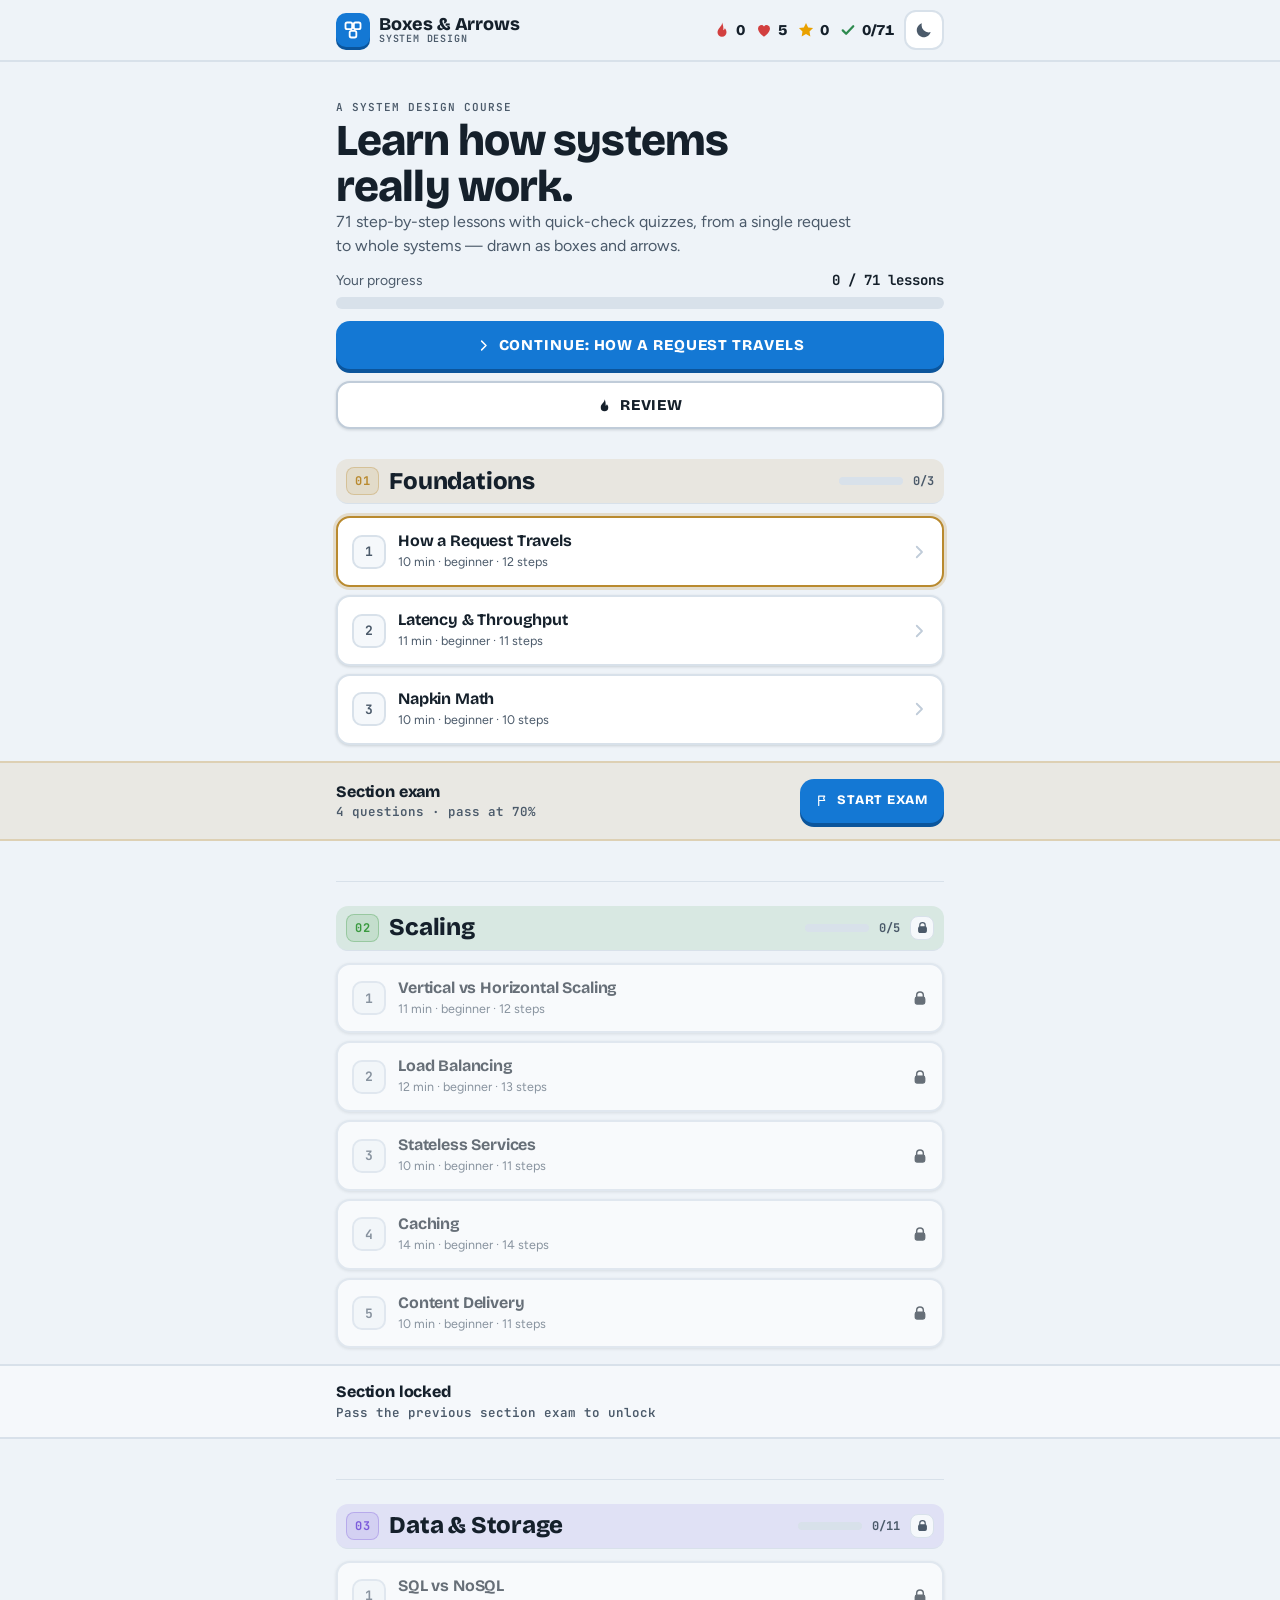
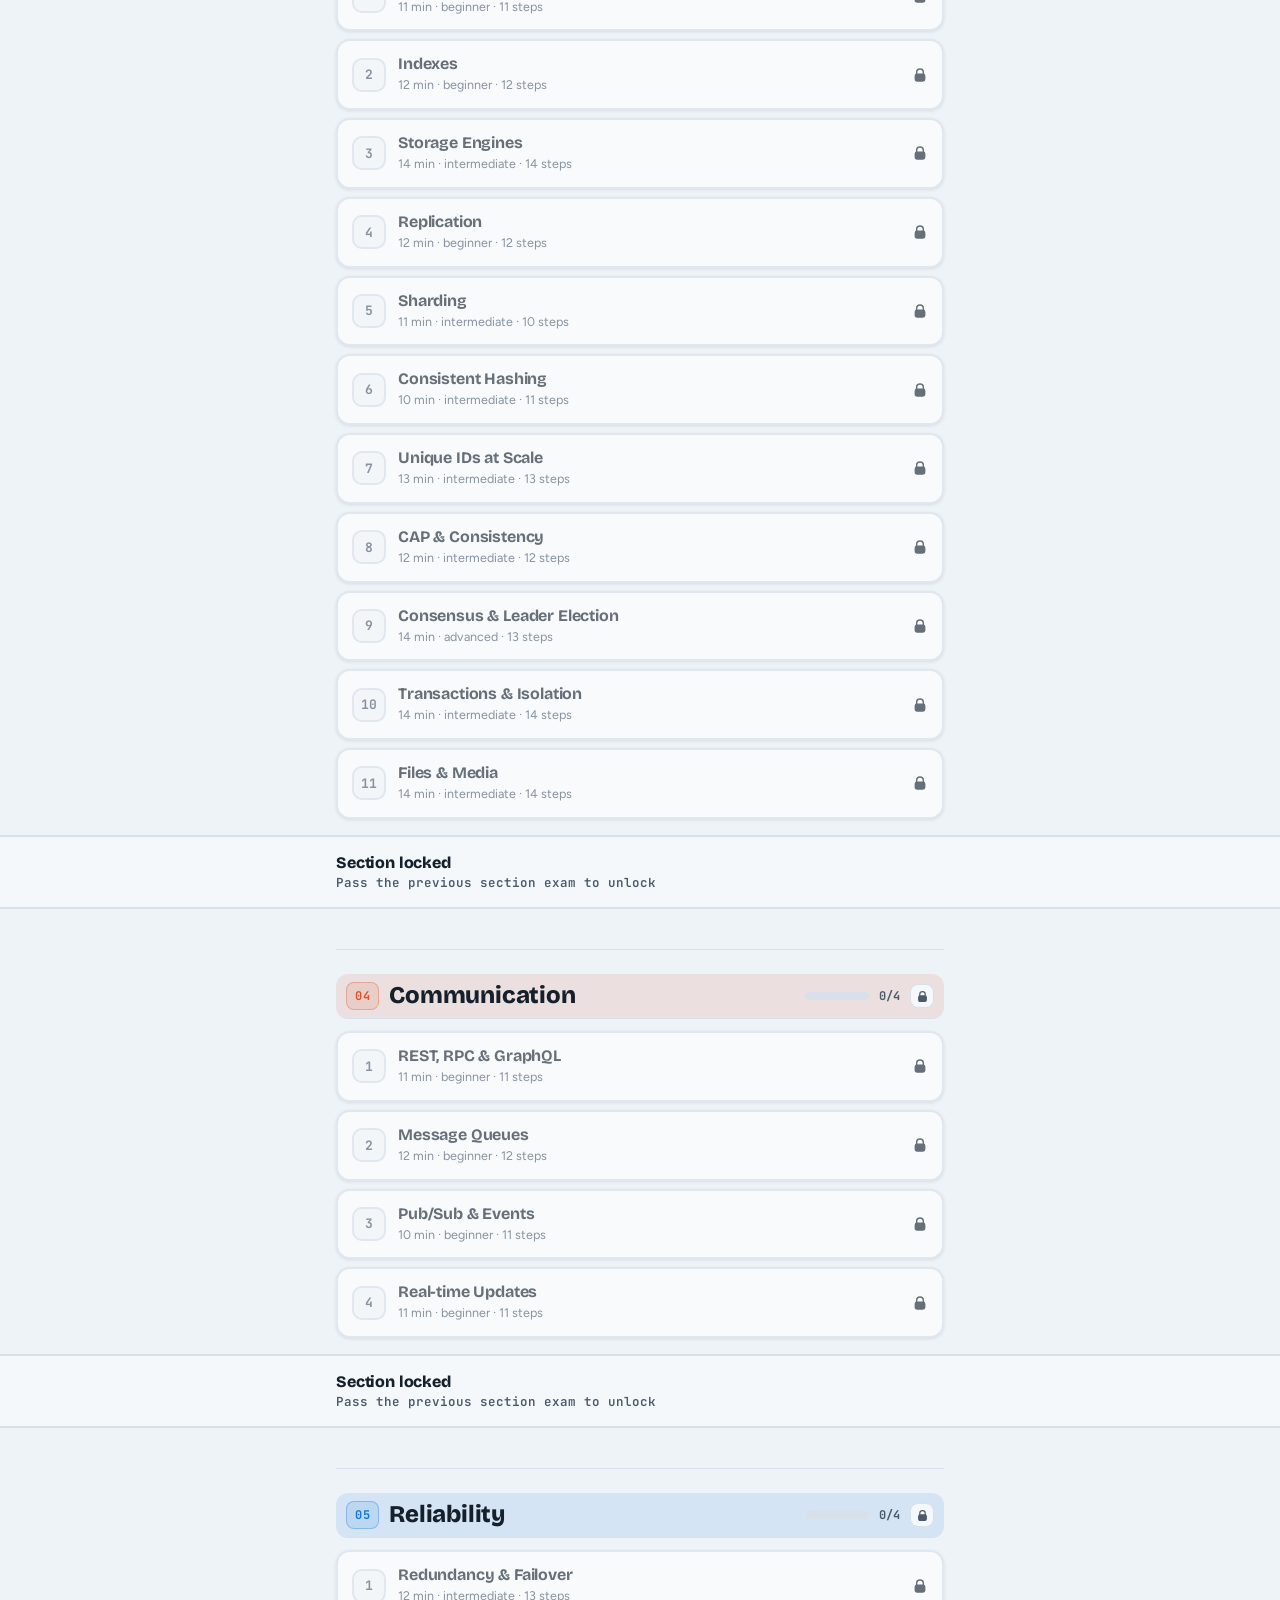
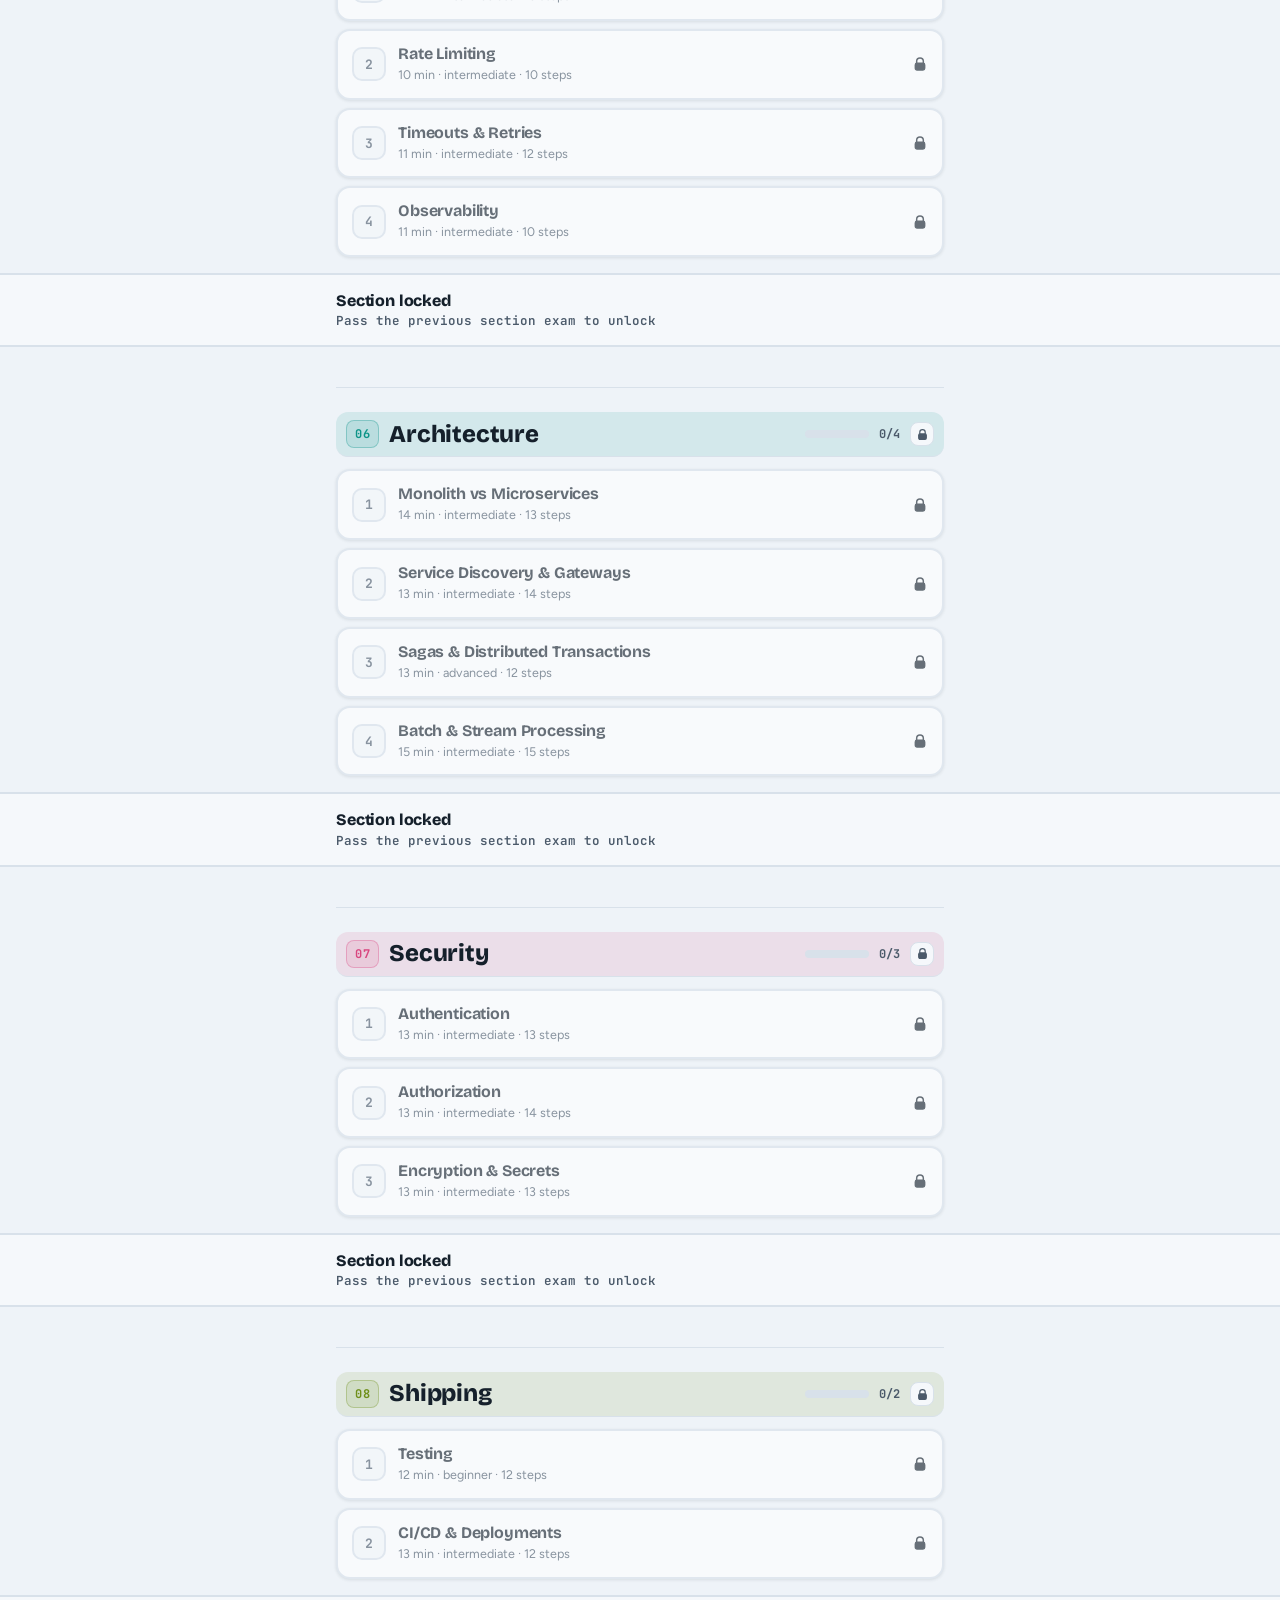
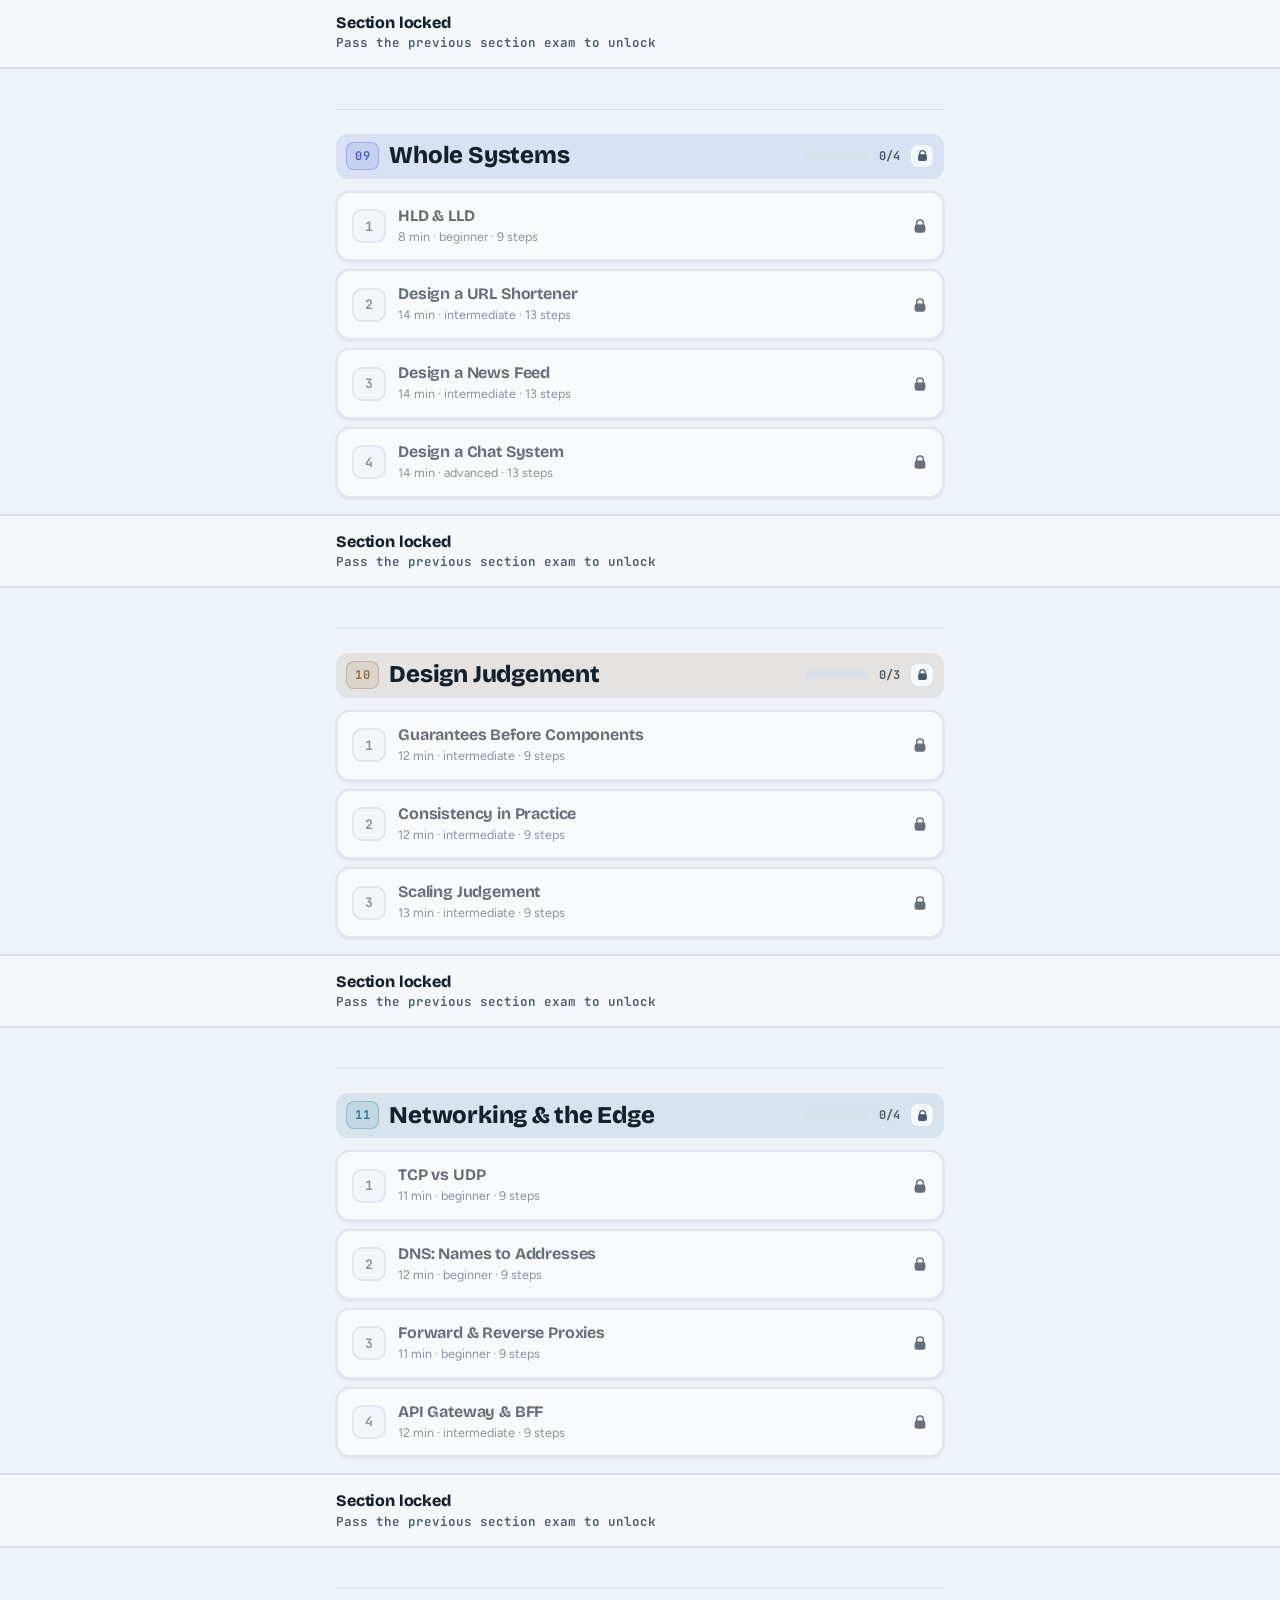
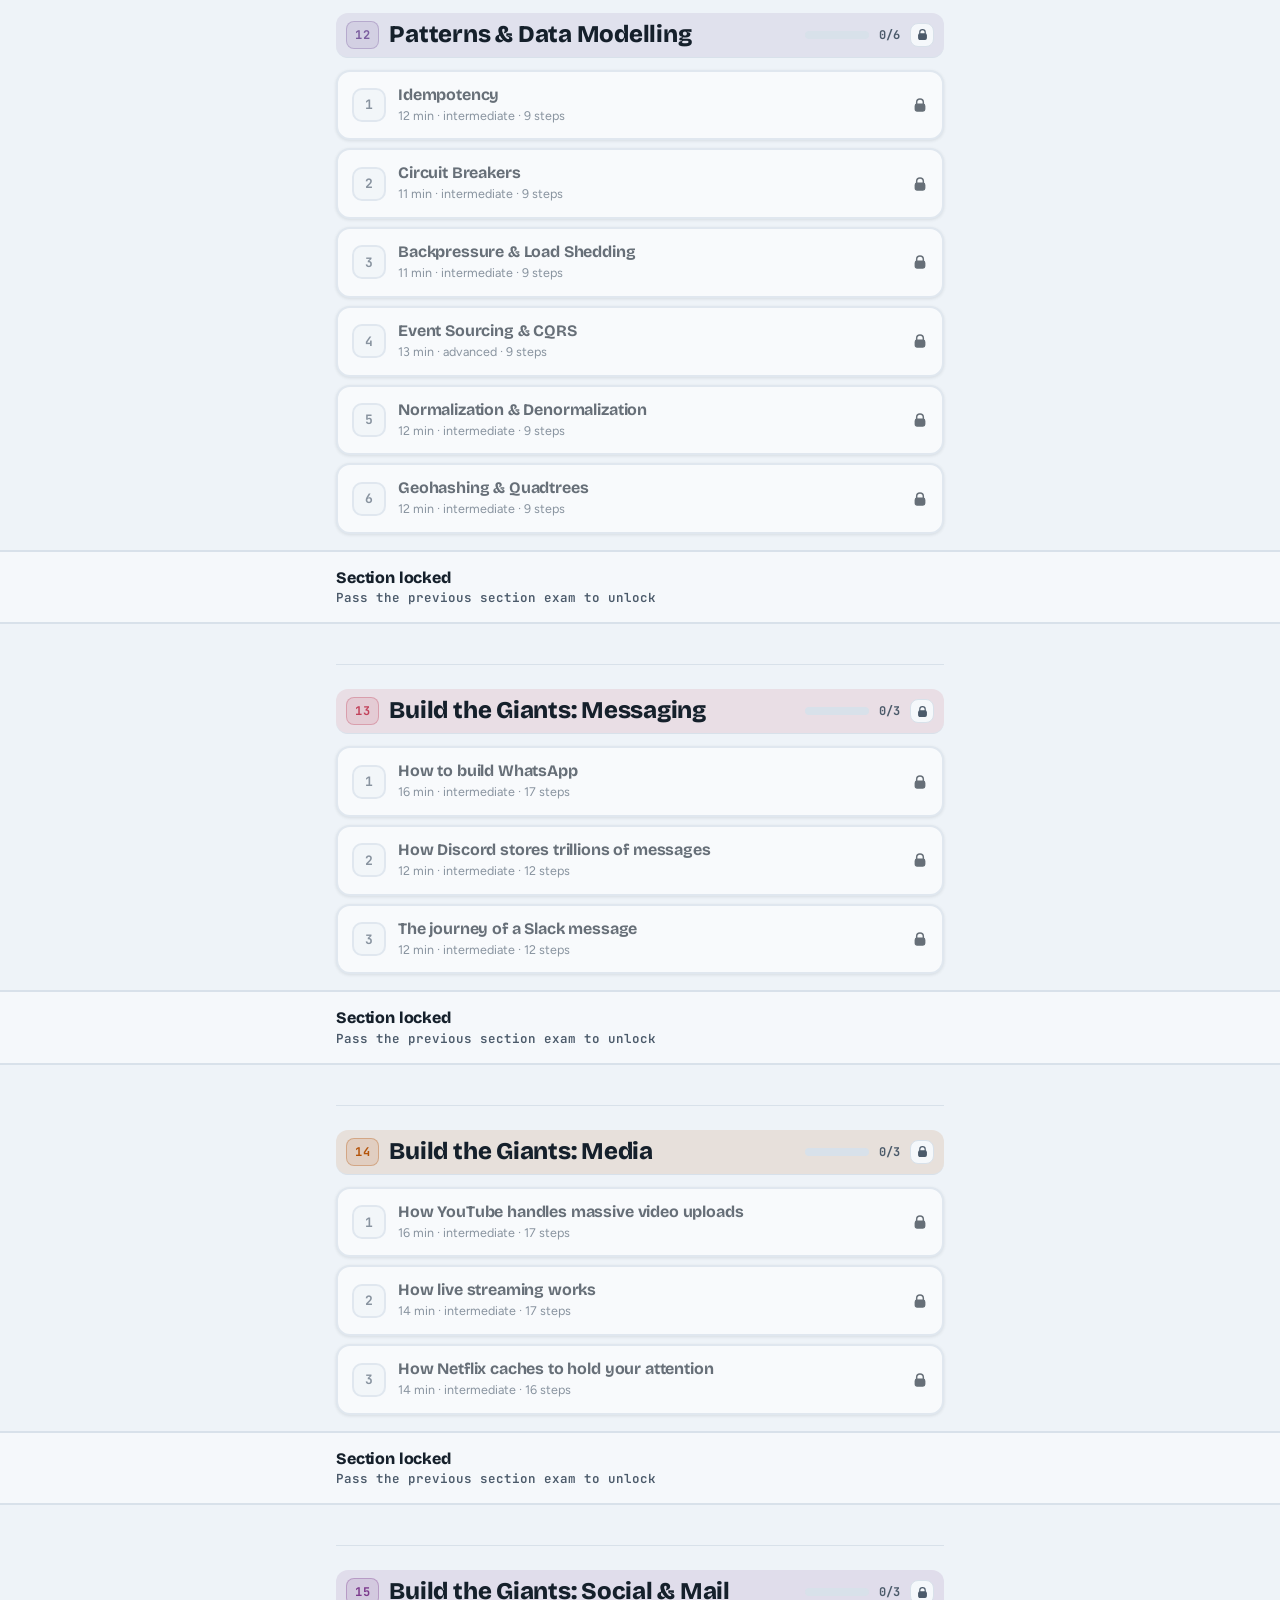
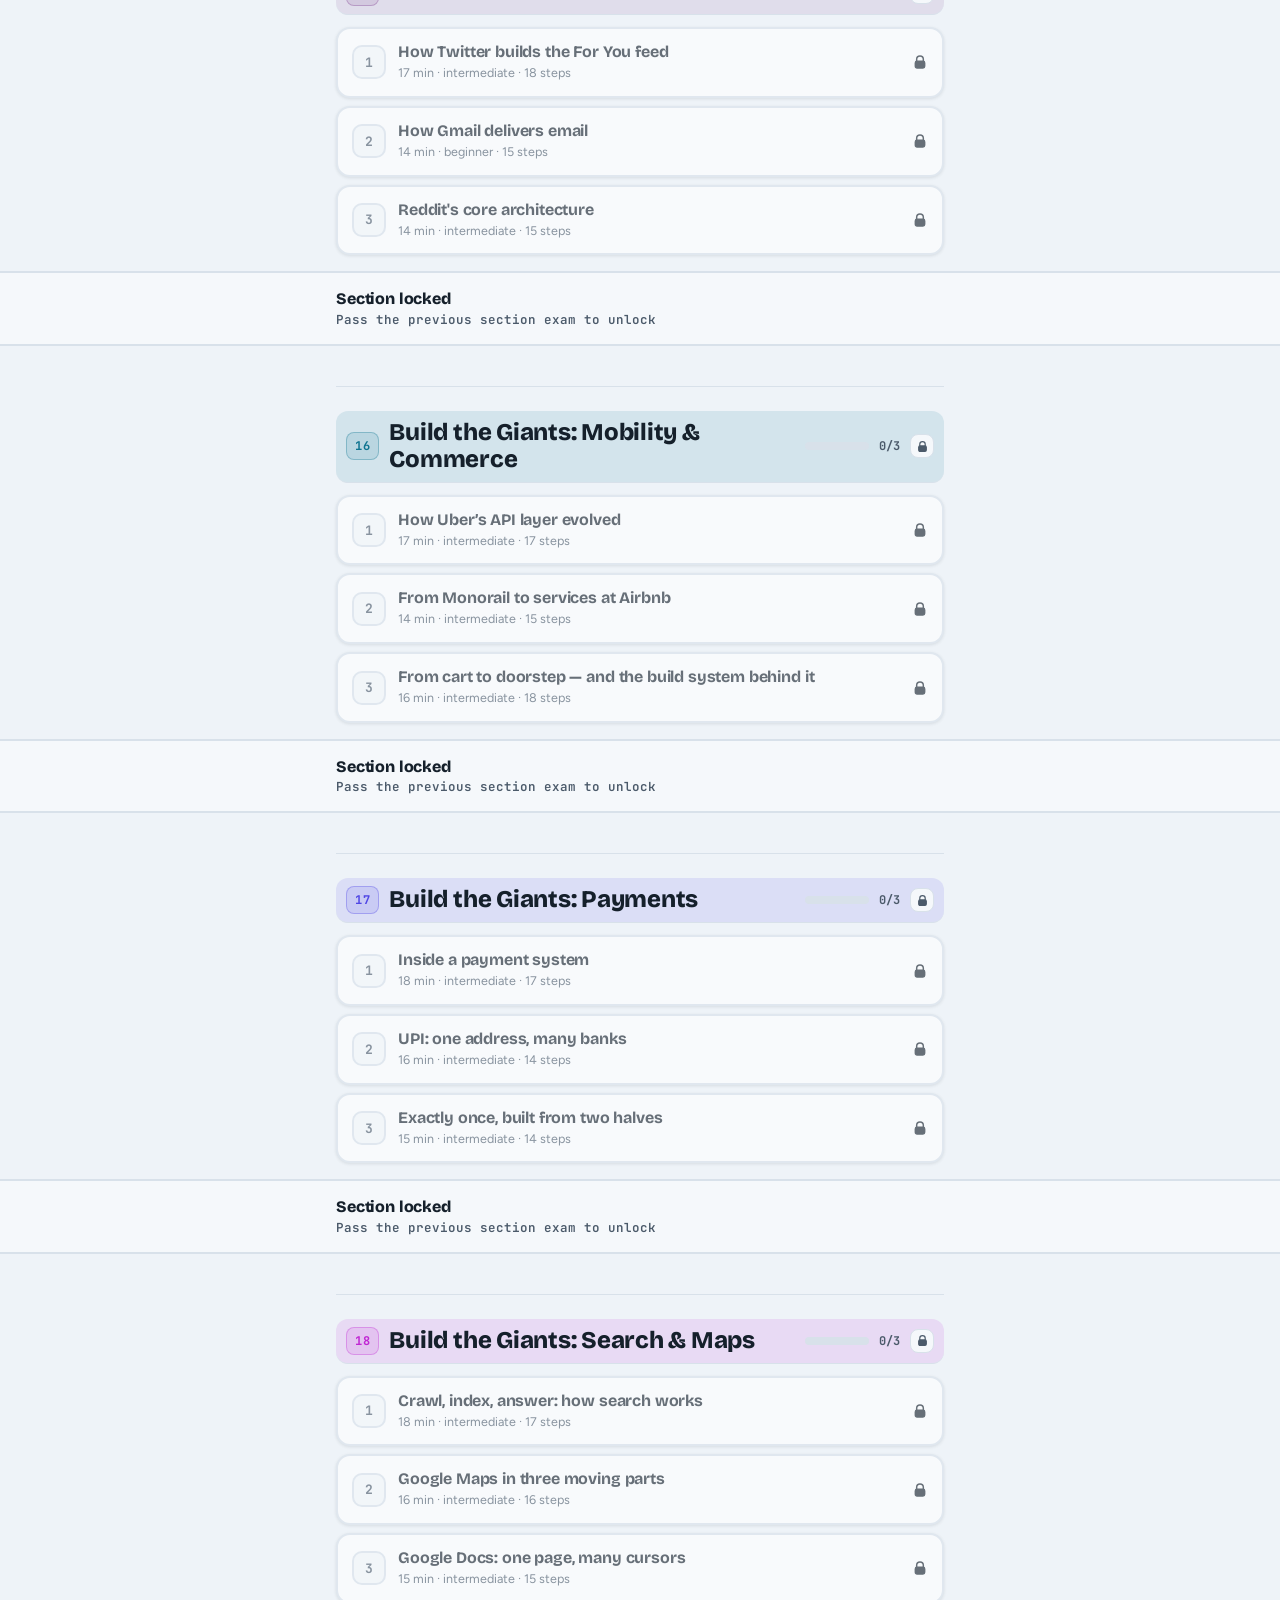
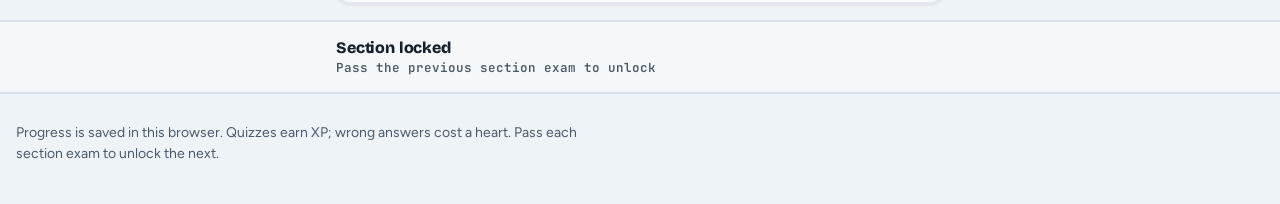
<file: index.html>
<!doctype html>
<html lang="en">
<head>
<meta charset="utf-8">
<meta name="viewport" content="width=device-width,initial-scale=1,viewport-fit=cover">
<title>Boxes &amp; Arrows — System Design</title>
<meta name="description" content="A mobile-first system design course: 71 step-by-step lessons with quick-check quizzes, drawn as boxes and arrows. Free, no sign-up, works offline once loaded.">
<meta name="theme-color" content="#eef3f8" media="(prefers-color-scheme: light)">
<meta name="theme-color" content="#0d1620" media="(prefers-color-scheme: dark)">
<link rel="icon" href="favicon.svg" type="image/svg+xml">
<link rel="preconnect" href="https://fonts.googleapis.com">
<link rel="preconnect" href="https://fonts.gstatic.com" crossorigin>
<link rel="stylesheet" href="https://fonts.googleapis.com/css2?family=Bricolage+Grotesque:opsz,wght@12..96,500..800&family=Figtree:wght@400;500;600;700&family=JetBrains+Mono:wght@500;600&display=swap">
<link rel="stylesheet" href="styles.css?v=20">
</head>
<body>
<svg width="0" height="0" style="position:absolute" aria-hidden="true" focusable="false">
  <symbol id="i-flame" viewBox="0 0 24 24"><path fill="currentColor" d="M12 2c.5 3-1.5 4.5-3 6.5C7.5 10.4 6 12.2 6 15a6 6 0 0 0 12 0c0-2.2-1-3.8-2.2-5.2-.3 1.2-1 2-2 2.4C14.2 9 13.5 4.5 12 2z"/></symbol>
  <symbol id="i-bolt" viewBox="0 0 24 24"><path fill="currentColor" d="M13 2 4 14h6l-1 8 9-12h-6z"/></symbol>
  <symbol id="i-heart" viewBox="0 0 24 24"><path fill="currentColor" d="M12 21s-8-5.2-8-11a4.5 4.5 0 0 1 8-2.8A4.5 4.5 0 0 1 20 10c0 5.8-8 11-8 11z"/></symbol>
  <symbol id="i-star" viewBox="0 0 24 24"><path fill="currentColor" d="M12 2.6l2.9 5.9 6.5.9-4.7 4.6 1.1 6.5L12 17.4l-5.8 3.1 1.1-6.5L2.6 9.4l6.5-.9z"/></symbol>
  <symbol id="i-check" viewBox="0 0 24 24"><path fill="none" stroke="currentColor" stroke-width="3" stroke-linecap="round" stroke-linejoin="round" d="M5 12.5l4.5 4.5L19 7"/></symbol>
  <symbol id="i-close" viewBox="0 0 24 24"><path fill="none" stroke="currentColor" stroke-width="2.6" stroke-linecap="round" d="M6 6l12 12M18 6L6 18"/></symbol>
  <symbol id="i-lock" viewBox="0 0 24 24"><g fill="none" stroke="currentColor" stroke-width="2.2" stroke-linecap="round" stroke-linejoin="round"><path d="M7 11V8a5 5 0 0 1 10 0v3"/><rect x="5" y="11" width="14" height="10" rx="2.5" fill="currentColor"/></g></symbol>
  <symbol id="i-globe" viewBox="0 0 24 24"><g fill="none" stroke="currentColor" stroke-width="2.2" stroke-linecap="round" stroke-linejoin="round"><circle cx="12" cy="12" r="9"/><path d="M3 12h18M12 3c3 3 3 15 0 18M12 3c-3 3-3 15 0 18"/></g></symbol>
  <symbol id="i-layers" viewBox="0 0 24 24"><g fill="none" stroke="currentColor" stroke-width="2.2" stroke-linecap="round" stroke-linejoin="round"><path d="M12 3 3 8l9 5 9-5z"/><path d="M3 12l9 5 9-5M3 16l9 5 9-5"/></g></symbol>
  <symbol id="i-db" viewBox="0 0 24 24"><g fill="none" stroke="currentColor" stroke-width="2.2" stroke-linecap="round" stroke-linejoin="round"><ellipse cx="12" cy="6" rx="8" ry="3"/><path d="M4 6v12c0 1.7 3.6 3 8 3s8-1.3 8-3V6M4 12c0 1.7 3.6 3 8 3s8-1.3 8-3"/></g></symbol>
  <symbol id="i-gauge" viewBox="0 0 24 24"><g fill="none" stroke="currentColor" stroke-width="2.2" stroke-linecap="round" stroke-linejoin="round"><path d="M4 18a9 9 0 1 1 16 0"/><path d="M12 17l4-6"/><circle cx="12" cy="17" r="1.2" fill="currentColor"/></g></symbol>
  <symbol id="i-mail" viewBox="0 0 24 24"><g fill="none" stroke="currentColor" stroke-width="2.2" stroke-linecap="round" stroke-linejoin="round"><rect x="3" y="5" width="18" height="14" rx="2.5"/><path d="M3 8l9 6 9-6"/></g></symbol>
  <symbol id="i-plug" viewBox="0 0 24 24"><g fill="none" stroke="currentColor" stroke-width="2.2" stroke-linecap="round" stroke-linejoin="round"><path d="M9 3v5M15 3v5M6 8h12v3a6 6 0 0 1-12 0z"/><path d="M12 17v4"/></g></symbol>
  <symbol id="i-hex" viewBox="0 0 24 24"><g fill="none" stroke="currentColor" stroke-width="2.2" stroke-linecap="round" stroke-linejoin="round"><path d="M12 3l7.5 4.3v8.4L12 20l-7.5-4.3V7.3z"/><circle cx="12" cy="12" r="2.2"/></g></symbol>
  <symbol id="i-disk" viewBox="0 0 24 24"><g fill="none" stroke="currentColor" stroke-width="2.2" stroke-linecap="round" stroke-linejoin="round"><rect x="4" y="4" width="16" height="16" rx="3"/><path d="M8 4v6h8V4M8 20v-5h8v5"/></g></symbol>
  <symbol id="i-eye" viewBox="0 0 24 24"><g fill="none" stroke="currentColor" stroke-width="2.2" stroke-linecap="round" stroke-linejoin="round"><path d="M2 12s3.6-7 10-7 10 7 10 7-3.6 7-10 7S2 12 2 12z"/><circle cx="12" cy="12" r="3"/></g></symbol>
  <symbol id="i-boxes" viewBox="0 0 24 24"><g fill="none" stroke="currentColor" stroke-width="2.2" stroke-linecap="round" stroke-linejoin="round"><rect x="3" y="3" width="8" height="8" rx="2"/><rect x="13" y="3" width="8" height="8" rx="2"/><rect x="8" y="13" width="8" height="8" rx="2"/></g></symbol>
  <symbol id="i-flag" viewBox="0 0 24 24"><g fill="none" stroke="currentColor" stroke-width="2.2" stroke-linecap="round" stroke-linejoin="round"><path d="M5 21V4M5 4h11l-2 4 2 4H5"/></g></symbol>
  <symbol id="i-shield" viewBox="0 0 24 24"><g fill="none" stroke="currentColor" stroke-width="2.2" stroke-linecap="round" stroke-linejoin="round"><path d="M12 3l8 3v6c0 5-3.5 8-8 9-4.5-1-8-4-8-9V6z"/><path d="M9 12l2.2 2.2L15.5 10"/></g></symbol>
  <symbol id="i-route" viewBox="0 0 24 24"><g fill="none" stroke="currentColor" stroke-width="2.2" stroke-linecap="round" stroke-linejoin="round"><circle cx="6" cy="18" r="2"/><circle cx="18" cy="6" r="2"/><path d="M8 18h5a3 3 0 0 0 0-6h-2a3 3 0 0 1 0-6h5"/></g></symbol>
  <symbol id="i-build" viewBox="0 0 24 24"><g fill="none" stroke="currentColor" stroke-width="2.2" stroke-linecap="round" stroke-linejoin="round"><rect x="3" y="3" width="7" height="7" rx="2"/><rect x="14" y="14" width="7" height="7" rx="2"/><path d="M10 6.5h4a3.5 3.5 0 0 1 3.5 3.5V14"/></g></symbol>
  <symbol id="i-chat" viewBox="0 0 24 24"><g fill="none" stroke="currentColor" stroke-width="2.2" stroke-linecap="round" stroke-linejoin="round"><path d="M4 5h16v11h-9l-5 4v-4H4z"/></g></symbol>
  <symbol id="i-mic" viewBox="0 0 24 24"><g fill="none" stroke="currentColor" stroke-width="2.2" stroke-linecap="round" stroke-linejoin="round"><rect x="9" y="3" width="6" height="11" rx="3"/><path d="M5 11a7 7 0 0 0 14 0M12 18v3"/></g></symbol>
  <symbol id="i-chart" viewBox="0 0 24 24"><path fill="none" stroke="currentColor" stroke-width="2.6" stroke-linecap="round" d="M5 20v-9M12 20V4M19 20v-6"/></symbol>
  <symbol id="i-plus" viewBox="0 0 24 24"><g fill="none" stroke="currentColor" stroke-width="2.6" stroke-linecap="round"><path d="M12 5v14M5 12h14"/></g></symbol>
  <symbol id="i-clock" viewBox="0 0 24 24"><g fill="none" stroke="currentColor" stroke-width="2.2" stroke-linecap="round" stroke-linejoin="round"><circle cx="12" cy="12" r="9"/><path d="M12 7v5l3 2"/></g></symbol>
  <symbol id="i-back" viewBox="0 0 24 24"><path fill="none" stroke="currentColor" stroke-width="2.4" stroke-linecap="round" stroke-linejoin="round" d="M15 5l-7 7 7 7"/></symbol>
  <symbol id="i-next" viewBox="0 0 24 24"><path fill="none" stroke="currentColor" stroke-width="2.4" stroke-linecap="round" stroke-linejoin="round" d="M9 5l7 7-7 7"/></symbol>
  <symbol id="i-sun" viewBox="0 0 24 24"><g fill="none" stroke="currentColor" stroke-width="2.2" stroke-linecap="round"><circle cx="12" cy="12" r="4"/><path d="M12 2v3M12 19v3M2 12h3M19 12h3M4.9 4.9l2.1 2.1M17 17l2.1 2.1M19.1 4.9L17 7M7 17l-2.1 2.1"/></g></symbol>
  <symbol id="i-moon" viewBox="0 0 24 24"><path fill="currentColor" d="M20 14.5A8.5 8.5 0 0 1 9.5 4a8.5 8.5 0 1 0 10.5 10.5z"/></symbol>
</svg>
<div id="splash" role="status" aria-label="Loading Boxes and Arrows">
  <div class="splash-lockup">
    <span class="mark"><svg class="ic" aria-hidden="true" focusable="false"><use href="#i-boxes"/></svg></span>
    <span class="wordmark">Boxes &amp; Arrows<small>system design</small></span>
  </div>
  <div class="splash-track" aria-hidden="true"><i></i></div>
</div>
<div id="app"></div>
<div class="mascot-dock" aria-hidden="true"><div class="mascot-slot" id="mascot-slot"><div class="mascot-inner" id="mascot-inner"></div></div></div>
<noscript><style>#splash{display:none}</style><p style="padding:24px;font-family:system-ui,sans-serif">Boxes &amp; Arrows needs JavaScript to run.</p></noscript>
<script src="course.js?v=2"></script>
<script src="course-judgement.js?v=1"></script>
<script src="course-enhance.js?v=1"></script>
<script src="course-unit13.js?v=1"></script>
<script src="course-unit14.js?v=1"></script>
<script src="course-unit15.js?v=1"></script>
<script src="course-unit16.js?v=1"></script>
<script src="course-unit17.js?v=1"></script>
<script src="course-unit18.js?v=1"></script>
<script src="course-quizzes.js?v=7"></script>
<script src="app.js?v=20"></script>
</body>
</html>
</file>
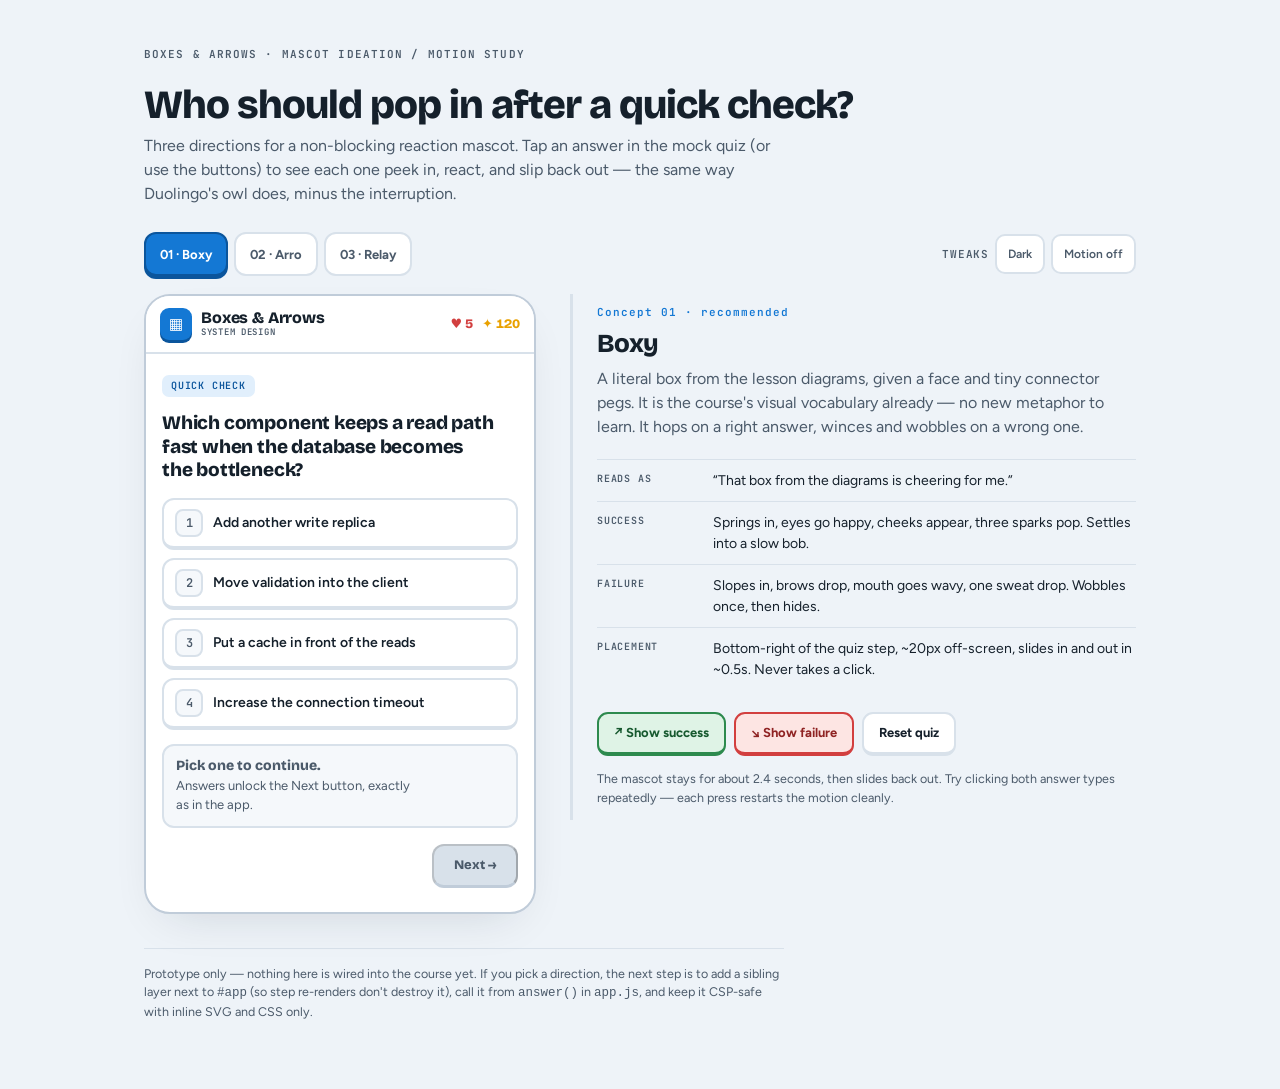
<file: mascot-concepts.html>
<!doctype html>
<html lang="en">
<head>
<meta charset="utf-8">
<meta name="viewport" content="width=device-width,initial-scale=1">
<title>Mascot concepts — Boxes &amp; Arrows</title>
<link rel="preconnect" href="https://fonts.googleapis.com">
<link rel="preconnect" href="https://fonts.gstatic.com" crossorigin>
<link rel="stylesheet" href="https://fonts.googleapis.com/css2?family=Bricolage+Grotesque:opsz,wght@12..96,500..800&family=Figtree:wght@400;500;600;700&family=JetBrains+Mono:wght@500;600&display=swap">
<style>
:root{
  --font-display:"Bricolage Grotesque","Trebuchet MS",system-ui,sans-serif;
  --font-body:"Figtree",system-ui,-apple-system,"Segoe UI",sans-serif;
  --font-mono:"JetBrains Mono",ui-monospace,Menlo,monospace;
  --bg:#eef3f8; --surface:#ffffff; --surface-2:#f5f8fb; --fg:#15202b; --muted:#4b5a6a;
  --line:#d8e1ea; --line-strong:#c0ccd9;
  --accent:#1478d4; --accent-hi:#5aaeff; --accent-edge:#0b559c; --accent-soft:#e1effc;
  --good:#2d8a4e; --good-soft:#dff3e6; --good-fg:#17592f;
  --bad:#d23f3f; --bad-soft:#fde5e3; --bad-fg:#8f2323;
  --gold:#e9a100; --purple:#7c5cdb; --purple-edge:#5639ad; --teal:#0d9488; --teal-edge:#0a6b62;
  --shadow:rgba(21,32,43,.16);
}
.board.dark{
  --bg:#0d1620; --surface:#15212d; --surface-2:#1b2937; --fg:#e7eef6; --muted:#9aabbc;
  --line:#243444; --line-strong:#37495c; --accent:#3d9bff; --accent-hi:#7bbcff; --accent-edge:#1c6ccc;
  --accent-soft:#12304d; --good:#4cc16f; --good-soft:#12301f; --good-fg:#9be7b4;
  --bad:#ff6b6b; --bad-soft:#3a1618; --bad-fg:#ffb3b3; --gold:#ffc233;
  --purple:#9a80f5; --purple-edge:#6a4fc4; --teal:#2cc4b2; --teal-edge:#168478;
  --shadow:rgba(0,0,0,.45); color-scheme:dark;
}
*{box-sizing:border-box}
html{-webkit-text-size-adjust:100%}
body{margin:0;background:var(--bg);color:var(--fg);font-family:var(--font-body);line-height:1.5}
button{font:inherit;color:inherit;cursor:pointer}
.board{max-width:1040px;margin:0 auto;padding:36px 24px 56px;background:var(--bg);color:var(--fg);min-height:100vh}
body.dark{background:#0d1620}
.eyebrow{font:600 11px/1.3 var(--font-mono);letter-spacing:.1em;text-transform:uppercase;color:var(--muted)}
.board-hd{display:grid;gap:8px;margin-bottom:26px}
.board-hd h1{font:800 clamp(28px,4.4vw,40px)/1.05 var(--font-display);letter-spacing:-.025em;margin:4px 0 0;text-wrap:balance}
.dek{color:var(--muted);max-width:64ch;margin:0}

.toolbar{display:flex;flex-wrap:wrap;gap:12px;align-items:center;justify-content:space-between;margin-bottom:18px}
.tabs{display:flex;gap:6px;flex-wrap:wrap}
.tab{padding:9px 14px;border-radius:12px;border:2px solid var(--line);background:var(--surface);
  font:700 13px var(--font-body);color:var(--muted);min-height:44px}
.tab:hover{border-color:var(--line-strong)}
.tab[aria-selected="true"]{background:var(--accent);border-color:var(--accent-edge);color:#fff;box-shadow:0 3px 0 var(--accent-edge)}
.tweaks{display:flex;gap:6px;align-items:center;color:var(--muted);font:600 11px var(--font-mono);letter-spacing:.07em;text-transform:uppercase}
.tweak{padding:8px 11px;border-radius:10px;border:2px solid var(--line);background:var(--surface);font:600 12px var(--font-body);min-height:40px;color:var(--muted)}
.tweak:hover{border-color:var(--line-strong)}

.stage{display:grid;grid-template-columns:minmax(300px,392px) 1fr;gap:34px;align-items:start}
.phone{position:relative;background:var(--surface);border:2px solid var(--line-strong);border-radius:26px;
  box-shadow:0 18px 50px -22px var(--shadow);overflow:hidden;min-height:566px}
.ptop{position:relative;z-index:6;display:flex;align-items:center;gap:9px;padding:12px 14px;
  background:var(--surface);border-bottom:2px solid var(--line)}
.pmark{width:32px;height:32px;border-radius:9px;background:var(--accent);color:#fff;display:grid;place-items:center;
  font:800 15px var(--font-display);box-shadow:0 3px 0 var(--accent-edge)}
.pbrand{font:800 16px/1 var(--font-display);letter-spacing:-.01em;flex:1}
.pbrand small{display:block;font:600 9px/1.4 var(--font-mono);letter-spacing:.08em;text-transform:uppercase;color:var(--muted)}
.pstat{display:inline-flex;gap:4px;align-items:center;font:800 13px var(--font-display);font-variant-numeric:tabular-nums}
.pstat.heart{color:var(--bad)} .pstat.xp{color:var(--gold)}
.pbody{padding:18px 16px 24px}
.chip{display:inline-block;padding:4px 9px;border-radius:7px;background:var(--accent-soft);color:var(--accent-edge);
  font:600 10px/1.4 var(--font-mono);letter-spacing:.08em;text-transform:uppercase}
.dark .chip{color:var(--accent-hi)}
.q{font:800 19px/1.24 var(--font-display);letter-spacing:-.01em;margin:14px 0 16px;text-wrap:pretty;max-width:31ch}
.opts{display:grid;gap:8px}
.opt{display:flex;align-items:center;gap:10px;width:100%;text-align:left;min-height:50px;padding:9px 11px;
  background:var(--surface);border:2px solid var(--line);border-bottom-width:4px;border-radius:12px;font-weight:600;font-size:14px}
.opt:hover:not(:disabled){border-color:var(--accent);background:var(--surface-2)}
.opt:active:not(:disabled){transform:translateY(2px);border-bottom-width:2px}
.opt .key{width:28px;height:28px;flex:none;display:grid;place-items:center;border-radius:8px;background:var(--surface-2);
  border:2px solid var(--line);font:600 12px var(--font-mono);color:var(--muted)}
.opt .t{flex:1}
.opt .mark{font:800 15px var(--font-body)}
.opt.correct{border-color:var(--good);background:var(--good-soft);color:var(--good-fg)}
.opt.wrong{border-color:var(--bad);background:var(--bad-soft);color:var(--bad-fg)}
.opt.dim{opacity:.5}
.fb{margin-top:14px;border-radius:12px;padding:11px 98px 11px 12px;min-height:82px;border:2px solid transparent;
  font-size:13px;line-height:1.45}
.fb.idle{background:var(--surface-2);color:var(--muted);border-color:var(--line)}
.fb.good{background:var(--good-soft);border-color:var(--good);color:var(--good-fg)}
.fb.bad{background:var(--bad-soft);border-color:var(--bad);color:var(--bad-fg)}
.fb b{display:block;font:800 14px var(--font-display);margin-bottom:3px}
.fb p{margin:0;max-width:34ch}
.navrow{display:flex;justify-content:flex-end;margin-top:16px}
.next{padding:11px 20px;border-radius:12px;background:var(--line);color:var(--muted);font:800 13px var(--font-display);
  border-bottom:3px solid var(--line-strong);min-height:44px}
.next.live{background:var(--good);border-color:var(--good);color:#fff}

/* the peek slot lives outside the quiz content and never takes taps */
.peek-slot{position:absolute;z-index:4;right:-20px;bottom:72px;width:140px;height:140px;pointer-events:none;
  transform:translateX(142%);transition:transform .55s cubic-bezier(.17,1.28,.4,1)}
.peek-slot.in{transform:translateX(0)}
.peek-slot.out{transform:translateX(145%);transition:transform .4s cubic-bezier(.5,0,.75,0)}
.peek-inner{width:100%;height:100%;transform-origin:60% 85%}
.art{width:100%;height:100%;overflow:visible;display:block}
.char{display:none} .char.active{display:block}
.shadow{fill:var(--shadow);opacity:.22}

/* ---------- Boxy ---------- */
.bx-box{fill:var(--accent);stroke:var(--accent-edge);stroke-width:3}
.bx-ear,.bx-foot{fill:var(--accent-edge)}
.bx-face{fill:var(--surface-2)}
.bx-eye,.ar-pupil{fill:var(--fg)}
.bx-line{fill:none;stroke:var(--fg);stroke-width:3.2;stroke-linecap:round}
.bx-cheek{fill:#ff8a8a;opacity:0}
.bx-sweat{fill:var(--accent-hi);opacity:0}
.bx-spark{fill:var(--gold);opacity:0}
.bx-sad{opacity:0}
.peek-inner.good .bx-eye{opacity:.0}
.peek-inner.good .bx-happy{opacity:1}
.peek-inner.good .bx-cheek{opacity:.62}
.peek-inner.bad .bx-sad{opacity:1}
.peek-inner.bad .bx-eye{transform:scaleY(.62)}
.peek-inner.bad .bx-idle-mouth{opacity:0}
.peek-inner.good .bx-body{animation:bx-hop .9s ease-out both,bx-bob 1.9s ease-in-out .9s infinite}
.peek-inner.bad .bx-body{animation:bx-wobble .75s ease-in-out both,bx-bob 2.2s ease-in-out .75s infinite}
.peek-inner.good .bx-spark{animation:bx-pop .55s ease-out .2s both}
.peek-inner.good .bx-spark:nth-child(2){animation-delay:.3s}
.peek-inner.good .bx-spark:nth-child(3){animation-delay:.4s}
@keyframes bx-hop{0%{transform:translateY(0) scale(1)}24%{transform:translateY(-16px) scale(1.04,.95)}52%{transform:translateY(0) scale(.95,1.06)}74%{transform:translateY(-5px)}100%{transform:translateY(0)}}
@keyframes bx-wobble{0%,100%{transform:rotate(0)}22%{transform:rotate(-8deg)}48%{transform:rotate(7deg)}72%{transform:rotate(-4deg)}}
@keyframes bx-bob{0%,100%{transform:translateY(0)}50%{transform:translateY(-3px)}}
@keyframes bx-pop{0%{transform:scale(.2) rotate(-30deg);opacity:0}55%{opacity:1}100%{transform:scale(1) rotate(0);opacity:1}}

/* ---------- Arro ---------- */
.ar-shaft,.ar-head{fill:var(--purple);stroke:var(--purple-edge);stroke-width:3}
.ar-eye{fill:#fff}
.ar-line{fill:none;stroke:var(--fg);stroke-width:2.8;stroke-linecap:round}
.ar-trail{fill:none;stroke:var(--purple);stroke-width:3;stroke-linecap:round;stroke-dasharray:2 9;opacity:.75}
.ar-badge{opacity:0}
.ar-q{opacity:0}
.peek-inner.good .ar-shaft,.peek-inner.good .ar-head{fill:var(--good);stroke:var(--good)}
.peek-inner.bad .ar-shaft,.peek-inner.bad .ar-head{fill:var(--bad);stroke:var(--bad)}
.peek-inner.good .ar-badge{opacity:1;animation:bx-pop .45s ease-out .55s both}
.peek-inner.bad .ar-q{opacity:1;animation:bx-pop .45s ease-out .5s both}
.peek-inner.good .ar-body{animation:ar-swoop 1s cubic-bezier(.2,.9,.25,1) both,ar-bob 1.8s ease-in-out 1s infinite}
.peek-inner.bad .ar-body{animation:ar-droop .7s ease-out both}
.peek-inner.good .ar-trail{animation:ar-trail .6s linear infinite}
@keyframes ar-swoop{0%{transform:translate(26px,6px) rotate(-10deg) scale(.85)}42%{transform:translate(-4px,-18px) rotate(9deg) scale(1.05)}72%{transform:translate(0,2px) rotate(-4deg) scale(.98)}100%{transform:none}}
@keyframes ar-droop{0%{transform:translateX(10px) rotate(-4deg)}100%{transform:translateY(8px) rotate(13deg)}}
@keyframes ar-bob{0%,100%{transform:translateY(0)}50%{transform:translateY(-4px)}}
@keyframes ar-trail{to{stroke-dashoffset:-11}}

/* ---------- Relay ---------- */
.rl-box{fill:var(--teal);stroke:var(--teal-edge);stroke-width:3}
.rl-ant{fill:none;stroke:var(--teal-edge);stroke-width:3.4;stroke-linecap:round}
.rl-led{fill:#eafffb}
.rl-mouth{fill:none;stroke:#eafffb;stroke-width:3;stroke-linecap:round}
.rl-wire{fill:none;stroke:var(--teal);stroke-width:3;stroke-linecap:round;stroke-dasharray:3 7}
.rl-packet{fill:var(--gold);opacity:0}
.rl-mark{fill:var(--bad);opacity:0}
.peek-inner.good .rl-led{fill:var(--good-soft)}
.peek-inner.bad .rl-led{fill:var(--bad)}
.peek-inner.good .rl-body{animation:bx-hop .85s ease-out both,bx-bob 2s ease-in-out .85s infinite}
.peek-inner.bad .rl-body{animation:bx-wobble .7s ease-in-out both}
.peek-inner.good .rl-packet{animation:rl-fly .9s ease-in .2s both}
.peek-inner.good .rl-packet:nth-child(2){animation-delay:.38s}
.peek-inner.good .rl-packet:nth-child(3){animation-delay:.56s}
.peek-inner.bad .rl-packet{animation:rl-drop .8s ease-in .2s both}
.peek-inner.bad .rl-packet:nth-child(2),.peek-inner.bad .rl-packet:nth-child(3){opacity:0}
.peek-inner.bad .rl-mark{opacity:1;animation:bx-pop .4s ease-out .4s both}
@keyframes rl-fly{0%{transform:translateX(0);opacity:0}25%{opacity:1}100%{transform:translateX(18px);opacity:1}}
@keyframes rl-drop{0%{transform:translate(0,0);opacity:1}100%{transform:translate(4px,30px);opacity:0}}

/* ---------- caption ---------- */
.caption{border-left:3px solid var(--line);padding-left:24px;min-width:0}
.caption .num{font:600 11px var(--font-mono);color:var(--accent);letter-spacing:.09em}
.caption h2{font:800 26px/1.1 var(--font-display);letter-spacing:-.02em;margin:7px 0 8px}
.caption .why{color:var(--muted);margin:0 0 20px;max-width:52ch}
.spec{display:grid;gap:0;margin:0 0 22px}
.spec div{display:grid;grid-template-columns:104px 1fr;gap:12px;padding:10px 0;border-top:1px solid var(--line)}
.spec dt{font:600 10px var(--font-mono);letter-spacing:.08em;text-transform:uppercase;color:var(--muted);padding-top:2px}
.spec dd{margin:0;font-size:14px}
.controls{display:flex;flex-wrap:wrap;gap:8px}
.ctl{min-height:44px;padding:10px 15px;border-radius:11px;border:2px solid var(--line);border-bottom-width:4px;
  background:var(--surface);font:700 13px var(--font-body)}
.ctl:hover{border-color:var(--line-strong)}
.ctl.ok{color:var(--good-fg);border-color:var(--good);background:var(--good-soft)}
.ctl.no{color:var(--bad-fg);border-color:var(--bad);background:var(--bad-soft)}
.hint{margin-top:14px;font-size:12.5px;color:var(--muted)}
.board-ft{margin-top:34px;padding-top:16px;border-top:1px solid var(--line);font-size:12.5px;color:var(--muted);max-width:80ch}

.board.no-motion .peek-slot,.board.no-motion .peek-inner *{animation:none!important;transition:none!important}
@media (prefers-reduced-motion:reduce){.peek-slot,.peek-inner *{animation:none!important;transition:none!important}}
@media (max-width:820px){.stage{grid-template-columns:1fr;justify-items:center}.caption{border-left:0;border-top:3px solid var(--line);padding:22px 0 0;width:100%;max-width:392px}}
@media (max-width:430px){.board{padding:24px 14px 40px}.peek-slot{right:-34px;bottom:66px;transform-origin:60% 85%;zoom:.86}}
</style>
</head>
<body>
<div class="board" id="board">
  <header class="board-hd">
    <p class="eyebrow">Boxes &amp; Arrows · mascot ideation / motion study</p>
    <h1>Who should pop in after a quick check?</h1>
    <p class="dek">Three directions for a non-blocking reaction mascot. Tap an answer in the mock quiz (or use the buttons) to see each one peek in, react, and slip back out — the same way Duolingo's owl does, minus the interruption.</p>
  </header>

  <div class="toolbar">
    <div class="tabs" role="tablist" aria-label="Mascot concept">
      <button class="tab" role="tab" aria-selected="true" data-concept="boxy">01 · Boxy</button>
      <button class="tab" role="tab" aria-selected="false" data-concept="arro">02 · Arro</button>
      <button class="tab" role="tab" aria-selected="false" data-concept="relay">03 · Relay</button>
    </div>
    <div class="tweaks"><span>Tweaks</span>
      <button class="tweak" id="themeBtn" type="button">Dark</button>
      <button class="tweak" id="motionBtn" type="button">Motion off</button>
    </div>
  </div>

  <div class="stage">
    <div class="phone" id="phone">
      <div class="ptop">
        <div class="pmark" aria-hidden="true">▦</div>
        <div class="pbrand">Boxes &amp; Arrows<small>System design</small></div>
        <span class="pstat heart" title="Hearts">♥ 5</span>
        <span class="pstat xp" title="XP">✦ 120</span>
      </div>
      <div class="pbody">
        <span class="chip">Quick check</span>
        <h2 class="q">Which component keeps a read path fast when the database becomes the bottleneck?</h2>
        <div class="opts" id="opts">
          <button class="opt" data-ok="0"><span class="key">1</span><span class="t">Add another write replica</span><span class="mark"></span></button>
          <button class="opt" data-ok="0"><span class="key">2</span><span class="t">Move validation into the client</span><span class="mark"></span></button>
          <button class="opt" data-ok="1"><span class="key">3</span><span class="t">Put a cache in front of the reads</span><span class="mark"></span></button>
          <button class="opt" data-ok="0"><span class="key">4</span><span class="t">Increase the connection timeout</span><span class="mark"></span></button>
        </div>
        <div class="fb idle" id="fb"><b>Pick one to continue.</b><p>Answers unlock the Next button, exactly as in the app.</p></div>
        <div class="navrow"><button class="next" id="next" disabled>Next →</button></div>
      </div>

      <div class="peek-slot" id="slot" aria-hidden="true">
        <div class="peek-inner" id="inner">

          <div class="char active" data-char="boxy">
            <svg class="art" viewBox="0 0 140 140" role="img" aria-label="Boxy, a friendly diagram box">
              <ellipse class="shadow" cx="70" cy="126" rx="34" ry="6"/>
              <g class="bx-body">
                <rect class="bx-ear" x="50" y="16" width="12" height="14" rx="4"/>
                <rect class="bx-ear" x="78" y="16" width="12" height="14" rx="4"/>
                <rect class="bx-box" x="30" y="28" width="80" height="76" rx="20"/>
                <rect class="bx-face" x="39" y="42" width="62" height="38" rx="12"/>
                <circle class="bx-eye" cx="55" cy="60" r="4.6"/>
                <circle class="bx-eye" cx="85" cy="60" r="4.6"/>
                <path class="bx-line bx-happy" opacity="0" d="M49 60 q6 -8 12 0 M79 60 q6 -8 12 0"/>
                <path class="bx-line bx-idle-mouth" d="M62 70 q8 6 16 0"/>
                <path class="bx-line bx-sad" d="M62 72 q4 -5 8 0 t8 0"/>
                <circle class="bx-cheek" cx="47" cy="68" r="4"/>
                <circle class="bx-cheek" cx="93" cy="68" r="4"/>
                <path class="bx-line" d="M30 68 q-12 3 -14 -7 M110 68 q12 3 14 -7"/>
                <rect class="bx-foot" x="46" y="100" width="13" height="18" rx="6"/>
                <rect class="bx-foot" x="81" y="100" width="13" height="18" rx="6"/>
                <ellipse class="bx-ear" cx="52" cy="118" rx="10" ry="5"/>
                <ellipse class="bx-ear" cx="88" cy="118" rx="10" ry="5"/>
                <path class="bx-sweat bx-sad" d="M109 44 q7 9 0 13 q-7 -4 0 -13z"/>
                <g class="bx-spark">
                  <path d="M22 34 q1.2 5 6 6 q-4.8 1 -6 6 q-1.2 -5 -6 -6 q4.8 -1 6 -6z"/>
                  <path d="M112 24 q1.2 5 6 6 q-4.8 1 -6 6 q-1.2 -5 -6 -6 q4.8 -1 6 -6z"/>
                  <path d="M118 56 q1 4 5 5 q-4 1 -5 5 q-1 -4 -5 -5 q4 -1 5 -5z"/>
                </g>
              </g>
            </svg>
          </div>

          <div class="char" data-char="arro">
            <svg class="art" viewBox="0 0 140 140" role="img" aria-label="Arro, a little arrow with a face">
              <ellipse class="shadow" cx="70" cy="124" rx="34" ry="6"/>
              <g class="ar-body">
                <path class="ar-trail" d="M16 71 h20"/>
                <rect class="ar-shaft" x="30" y="58" width="64" height="26" rx="13"/>
                <path class="ar-head" d="M76 44 L116 71 L76 98 Z" stroke-linejoin="round"/>
                <circle class="ar-eye" cx="50" cy="70" r="7"/><circle class="ar-pupil" cx="52" cy="71" r="3"/>
                <circle class="ar-eye" cx="68" cy="70" r="7"/><circle class="ar-pupil" cx="70" cy="71" r="3"/>
                <path class="ar-line" d="M53 84 q6 5 12 0"/>
                <g class="ar-badge">
                  <circle cx="112" cy="28" r="13" fill="#fff" stroke="#2d8a4e" stroke-width="2.5"/>
                  <path d="M105 28 l5 5 9 -10" fill="none" stroke="#2d8a4e" stroke-width="3.2" stroke-linecap="round" stroke-linejoin="round"/>
                </g>
                <g class="ar-q">
                  <circle cx="112" cy="28" r="13" fill="#fff" stroke="#d23f3f" stroke-width="2.5"/>
                  <text x="112" y="34" text-anchor="middle" font-family="Figtree,system-ui,sans-serif" font-size="17" font-weight="800" fill="#d23f3f">?</text>
                </g>
              </g>
            </svg>
          </div>

          <div class="char" data-char="relay">
            <svg class="art" viewBox="0 0 140 140" role="img" aria-label="Relay, a small router that sends packets">
              <ellipse class="shadow" cx="70" cy="124" rx="32" ry="6"/>
              <g class="rl-body">
                <path class="rl-ant" d="M50 46 L43 26 M90 46 L97 26"/>
                <circle cx="43" cy="25" r="5" fill="var(--teal-edge)"/>
                <circle cx="97" cy="25" r="5" fill="var(--teal-edge)"/>
                <rect class="rl-box" x="30" y="44" width="80" height="56" rx="16"/>
                <circle class="rl-led" cx="55" cy="66" r="6"/><circle class="rl-led" cx="85" cy="66" r="6"/>
                <path class="rl-mouth" d="M60 83 q10 8 20 0"/>
                <path class="rl-wire" d="M6 72 h24"/>
                <g class="rl-packet"><circle cx="8" cy="72" r="4"/></g>
                <g class="rl-packet"><circle cx="8" cy="72" r="4"/></g>
                <g class="rl-packet"><circle cx="8" cy="72" r="4"/></g>
                <path class="rl-mark" d="M100 30 h8 v14 h-8 z M100 47 h8 v8 h-8 z"/>
              </g>
            </svg>
          </div>

        </div>
      </div>
    </div>

    <aside class="caption">
      <p class="num" id="cNum">Concept 01 · recommended</p>
      <h2 id="cName">Boxy</h2>
      <p class="why" id="cWhy">A literal box from the lesson diagrams, given a face and tiny connector pegs. It is the course's visual vocabulary already — no new metaphor to learn. It hops on a right answer, winces and wobbles on a wrong one.</p>
      <dl class="spec">
        <div><dt>Reads as</dt><dd id="sRead">“That box from the diagrams is cheering for me.”</dd></div>
        <div><dt>Success</dt><dd id="sGood">Springs in, eyes go happy, cheeks appear, three sparks pop. Settles into a slow bob.</dd></div>
        <div><dt>Failure</dt><dd id="sBad">Slopes in, brows drop, mouth goes wavy, one sweat drop. Wobbles once, then hides.</dd></div>
        <div><dt>Placement</dt><dd>Bottom-right of the quiz step, ~20px off-screen, slides in and out in ~0.5s. Never takes a click.</dd></div>
      </dl>
      <div class="controls">
        <button class="ctl ok" data-trigger="good" type="button">↗ Show success</button>
        <button class="ctl no" data-trigger="bad" type="button">↘ Show failure</button>
        <button class="ctl" data-trigger="reset" type="button">Reset quiz</button>
      </div>
      <p class="hint">The mascot stays for about 2.4 seconds, then slides back out. Try clicking both answer types repeatedly — each press restarts the motion cleanly.</p>
    </aside>
  </div>

  <p class="board-ft">Prototype only — nothing here is wired into the course yet. If you pick a direction, the next step is to add a sibling layer next to <code>#app</code> (so step re-renders don't destroy it), call it from <code>answer()</code> in <code>app.js</code>, and keep it CSP-safe with inline SVG and CSS only.</p>
</div>

<script>
(function(){
  var board=document.getElementById('board'),
      slot=document.getElementById('slot'),
      inner=document.getElementById('inner'),
      fb=document.getElementById('fb'),
      next=document.getElementById('next'),
      opts=Array.prototype.slice.call(document.querySelectorAll('.opt')),
      tabs=Array.prototype.slice.call(document.querySelectorAll('.tab')),
      chars=Array.prototype.slice.call(document.querySelectorAll('.char')),
      tOut=null, concept='boxy';

  var COPY={
    boxy:{num:'Concept 01 · recommended',name:'Boxy',
      why:'A literal box from the lesson diagrams, given a face and tiny connector pegs. It is the course\'s visual vocabulary already — no new metaphor to learn. It hops on a right answer, winces and wobbles on a wrong one.',
      read:'“That box from the diagrams is cheering for me.”',
      good:'Springs in, eyes go happy, cheeks appear, three sparks pop. Settles into a slow bob.',
      bad:'Slopes in, brows drop, mouth goes wavy, one sweat drop. Wobbles once, then hides.'},
    arro:{num:'Concept 02 · most playful',name:'Arro',
      why:'The arrow itself comes alive. It swoops in trailing dashes, loops once and turns green on a correct answer; on a wrong one it droops and turns red. The most literal reading of the brand name.',
      read:'“The arrow flew in to tell me I got it.”',
      good:'Swoops in, does a loop, flashes green with a tick badge, then hovers.',
      bad:'Nose-dives, droops 13°, flashes red with a question badge, then slips away.'},
    relay:{num:'Concept 03 · most technical',name:'Relay',
      why:'A tiny router with antennae and status LEDs. Correct answers send little packets down a dashed wire; a wrong answer drops one packet. Leans into the system-design subject matter.',
      read:'“A packet got through / a packet got dropped.”',
      good:'LEDs brighten, three packets stream in along the wire, antennae bounce.',
      bad:'LEDs go red, one packet falls off the wire, an alert mark pops.'}
  };

  function peek(kind){
    clearTimeout(tOut);
    slot.classList.remove('in','out');
    inner.classList.remove('good','bad');
    void slot.offsetWidth;
    inner.classList.add(kind);
    slot.classList.add('in');
    tOut=setTimeout(function(){slot.classList.remove('in');slot.classList.add('out');},2400);
  }
  opts.forEach(function(b){
    b.addEventListener('click',function(){
      var ok=b.dataset.ok==='1';
      opts.forEach(function(o){o.disabled=true;o.classList.toggle('correct',o.dataset.ok==='1');o.classList.toggle('wrong',o===b&&!ok);o.classList.toggle('dim',o!==b&&o.dataset.ok!=='1');});
      fb.className='fb '+(ok?'good':'bad');
      fb.innerHTML=ok
        ? '<b>Correct! +10 XP</b><p>Caches absorb reads so the database does not have to.</p>'
        : '<b>Not quite — the answer is: Put a cache in front of the reads</b><p>Reads are the bottleneck, so serving them from memory is the cheapest fix.</p>';
      next.disabled=false;next.classList.add('live');
      peek(ok?'good':'bad');
    });
  });
  document.querySelectorAll('[data-trigger]').forEach(function(b){
    b.addEventListener('click',function(){
      var t=b.dataset.trigger;
      if(t==='reset'){
        clearTimeout(tOut);slot.classList.remove('in','out');inner.classList.remove('good','bad');
        opts.forEach(function(o){o.disabled=false;o.className='opt';});
        fb.className='fb idle';fb.innerHTML='<b>Pick one to continue.</b><p>Answers unlock the Next button, exactly as in the app.</p>';
        next.disabled=true;next.classList.remove('live');
      }else peek(t);
    });
  });
  tabs.forEach(function(tab){
    tab.addEventListener('click',function(){
      concept=tab.dataset.concept;
      tabs.forEach(function(t){t.setAttribute('aria-selected',String(t===tab));});
      chars.forEach(function(c){c.classList.toggle('active',c.dataset.char===concept);});
      var c=COPY[concept];
      document.getElementById('cNum').textContent=c.num;
      document.getElementById('cName').textContent=c.name;
      document.getElementById('cWhy').textContent=c.why;
      document.getElementById('sRead').textContent=c.read;
      document.getElementById('sGood').textContent=c.good;
      document.getElementById('sBad').textContent=c.bad;
      clearTimeout(tOut);slot.classList.remove('in','out');inner.classList.remove('good','bad');
    });
  });
  document.getElementById('themeBtn').addEventListener('click',function(){
    board.classList.toggle('dark');
    document.body.classList.toggle('dark',board.classList.contains('dark'));
    this.textContent=board.classList.contains('dark')?'Light':'Dark';
  });
  document.getElementById('motionBtn').addEventListener('click',function(){
    board.classList.toggle('no-motion');
    this.textContent=board.classList.contains('no-motion')?'Motion on':'Motion off';
  });
})();
</script>
</body>
</html>
</file>
<file: styles.css>
/* ============================================================
   Boxes & Arrows — mobile-first system design course
   Rebuild of this folder around the designed-to-scale course.
   ============================================================ */

/* ---------- Tokens ---------- */
:root{
  --font-display:"Bricolage Grotesque","Trebuchet MS",system-ui,sans-serif;
  --font-body:"Figtree",system-ui,-apple-system,"Segoe UI",sans-serif;
  --font-mono:"JetBrains Mono",ui-monospace,"SF Mono",Menlo,Consolas,monospace;

  --bg:#eef3f8; --surface:#ffffff; --surface-2:#f5f8fb; --fg:#15202b; --muted:#4b5a6a;
  --line:#d8e1ea; --line-strong:#c0ccd9; --shadow:rgba(21,32,43,.16);
  --accent:#1478d4; --accent-hi:#5aaeff; --accent-edge:#0b559c; --accent-soft:#e1effc; --on-accent:#ffffff;
  --good:#2d8a4e; --good-edge:#1f6a3a; --good-soft:#dff3e6; --good-fg:#17592f;
  --bad:#d23f3f; --bad-soft:#fde5e3; --bad-fg:#8f2323;
  --gold:#e9a100; --on-gold:#2e2000;

  --u1:#b98a2f; --u2:#3a9a3f; --u3:#7c5cdb; --u4:#d9532b; --u5:#1478d4;
  --u6:#0d9488; --u7:#d9467f; --u8:#6f8f1a; --u9:#4a5fd4; --u10:#9a6a3a;
  --u11:#2b7a9e; --u12:#7a5c9e; --u13:#c2415a; --u14:#b45309; --u15:#7c3a8d; --u16:#0e7490;
  --u17:#4f46e5; --u18:#c026d3;

  --radius:16px;
  --tap:48px;
  --top-h:56px;
}
@media (prefers-color-scheme:dark){
  :root:not([data-theme="light"]){
    --bg:#0d1620; --surface:#15212d; --surface-2:#1b2937; --fg:#e7eef6; --muted:#9aabbc;
    --line:#243444; --line-strong:#37495c; --shadow:rgba(0,0,0,.45);
    --accent:#3d9bff; --accent-hi:#7bbcff; --accent-edge:#1c6ccc; --accent-soft:#12304d; --on-accent:#04111f;
    --good:#4cc16f; --good-edge:#2f8f4d; --good-soft:#12301f; --good-fg:#9be7b4;
    --bad:#ff6b6b; --bad-soft:#3a1618; --bad-fg:#ffb3b3;
    --gold:#ffc233; --on-gold:#2e2000;
    --u1:#d9a94a; --u2:#5bc061; --u3:#9a80f5; --u4:#ff8a5c; --u5:#3d9bff;
    --u6:#2cc4b2; --u7:#f06a9f; --u8:#a3c63a; --u9:#7b8cf5; --u10:#d9a06a;
    --u11:#4fc3f7; --u12:#b39ddb; --u13:#ff8098; --u14:#ffb454; --u15:#d19bf0; --u16:#38d6f0;
    --u17:#a5b4fc; --u18:#f0abfc;
    color-scheme:dark;
  }
}
:root[data-theme="dark"]{
  --bg:#0d1620; --surface:#15212d; --surface-2:#1b2937; --fg:#e7eef6; --muted:#9aabbc;
  --line:#243444; --line-strong:#37495c; --shadow:rgba(0,0,0,.45);
  --accent:#3d9bff; --accent-hi:#7bbcff; --accent-edge:#1c6ccc; --accent-soft:#12304d; --on-accent:#04111f;
  --good:#4cc16f; --good-edge:#2f8f4d; --good-soft:#12301f; --good-fg:#9be7b4;
  --bad:#ff6b6b; --bad-soft:#3a1618; --bad-fg:#ffb3b3;
  --gold:#ffc233; --on-gold:#2e2000;
  --u1:#d9a94a; --u2:#5bc061; --u3:#9a80f5; --u4:#ff8a5c; --u5:#3d9bff;
  --u6:#2cc4b2; --u7:#f06a9f; --u8:#a3c63a; --u9:#7b8cf5; --u10:#d9a06a;
  --u11:#4fc3f7; --u12:#b39ddb; --u13:#ff8098; --u14:#ffb454; --u15:#d19bf0; --u16:#38d6f0;
  --u17:#a5b4fc; --u18:#f0abfc;
  color-scheme:dark;
}

/* ---------- Base (mobile first) ---------- */
*,*::before,*::after{box-sizing:border-box}
html{-webkit-text-size-adjust:100%}
body{
  margin:0;background:var(--bg);color:var(--fg);
  font-family:var(--font-body);font-size:16px;line-height:1.5;
  padding-top:env(safe-area-inset-top,0px);padding-bottom:env(safe-area-inset-bottom,0px);
}
h1,h2,h3,p,ul,ol{margin:0}
button{font:inherit;color:inherit;background:none;border:0;cursor:pointer;-webkit-tap-highlight-color:transparent}
button:disabled{cursor:not-allowed}
:focus-visible{outline:3px solid var(--accent);outline-offset:2px}
.ic{width:1em;height:1em;flex:none;display:inline-block;vertical-align:-.125em}
.ic.fill{fill:currentColor}
.eyebrow{font:600 11px/1.3 var(--font-mono);letter-spacing:.09em;text-transform:uppercase;color:var(--muted)}
.small{font-size:14px;color:var(--muted)}
.wrap{width:100%;max-width:640px;margin:0 auto;padding-inline:max(16px,env(safe-area-inset-left,0px))}

/* ---------- Loading splash ----------
   First paint until app.js hands over. Fixed overlay with an opaque fill, so the
   swap fades over the already-rendered view and never shifts layout. All motion
   is CSS; app.js only adds .gone and removes the node (no inline script, CSP). */
#splash{position:fixed;inset:0;z-index:60;display:grid;place-content:center;justify-items:center;gap:24px;
  padding:24px;background:var(--bg);text-align:center;
  transition:opacity .34s ease,visibility 0s linear .34s}
#splash.gone{opacity:0;visibility:hidden;pointer-events:none}
.splash-lockup{display:flex;align-items:center;gap:13px;font:800 27px/1 var(--font-display);letter-spacing:-.01em}
.splash-lockup .mark{width:54px;height:54px;flex:none;display:grid;place-items:center;border-radius:15px;
  background:var(--accent);color:var(--on-accent);box-shadow:0 4px 0 var(--accent-edge);
  animation:splash-pulse 1.7s ease-in-out infinite}
.splash-lockup .mark .ic{font-size:29px}
.splash-lockup .wordmark{text-align:left}
.splash-lockup small{display:block;margin-top:5px;font:600 11px/1.2 var(--font-mono);letter-spacing:.1em;
  text-transform:uppercase;color:var(--muted)}
.splash-track{width:min(240px,62vw);height:6px;border-radius:99px;background:var(--line);overflow:hidden}
.splash-track>i{display:block;height:100%;width:38%;border-radius:99px;background:var(--accent);
  animation:splash-slide 1.3s cubic-bezier(.45,.02,.55,.98) infinite}
@keyframes splash-pulse{0%,100%{transform:scale(1);opacity:1}50%{transform:scale(.9);opacity:.8}}
@keyframes splash-slide{0%{transform:translateX(-100%)}100%{transform:translateX(265%)}}
@media (max-width:380px){
  .splash-lockup{gap:10px;font-size:23px}
  .splash-lockup .mark{width:46px;height:46px;border-radius:13px}
  .splash-lockup .mark .ic{font-size:25px}
}
@media (prefers-reduced-motion:reduce){
  #splash{transition:none}
  .splash-lockup .mark,.splash-track>i{animation:none}
  .splash-track{display:none}
}

/* ---------- Top bar ---------- */
.top{position:sticky;top:0;z-index:20;background:var(--bg);border-bottom:2px solid var(--line)}
.topin{display:flex;align-items:center;gap:10px;padding-block:10px}
.brand{display:flex;align-items:center;gap:9px;font:800 18px/1 var(--font-display);letter-spacing:-.01em;min-width:0;flex:1}
.brand .mark{width:34px;height:34px;flex:none;display:grid;place-items:center;border-radius:10px;background:var(--accent);color:var(--on-accent);box-shadow:0 3px 0 var(--accent-edge)}
.brand .mark .ic{font-size:20px}
.brand small{display:block;font:600 10px/1.2 var(--font-mono);letter-spacing:.08em;text-transform:uppercase;color:var(--muted)}
.iconbtn{width:40px;height:40px;flex:none;display:grid;place-items:center;border-radius:12px;border:2px solid var(--line);background:var(--surface);color:var(--muted);font-size:20px}
.iconbtn:active{transform:translateY(1px)}
.stat{display:inline-flex;align-items:center;gap:5px;font:800 15px/1 var(--font-display);font-variant-numeric:tabular-nums}
.stat .ic{font-size:18px}
.s-done .ic{color:var(--good)}
.s-xp .ic{color:var(--gold)}

/* ---------- Top bar on phones (<720px) ----------
   Keep the sticky bar to one line. The wordmark is dropped rather than wrapping
   under the logo (user decision); the subtitle goes with it and the stats take
   the freed room. */
@media (max-width:719px){
  .topin{gap:8px}
  /* Title span only: `.brand > span` also hits .mark, whose 3D base shadow must stay. */
  .brand>span:not(.mark){display:none}
  .stat{font-size:13px}
  .stat .ic{font-size:16px}
}
/* Last resort: nothing else fits below 400px, so drop XP and keep the rest. */
@media (max-width:400px){
  .s-xp{display:none}
}

/* ---------- Home ---------- */
.hero{padding-block:32px 6px;display:grid;gap:12px}
.hero h1{font:800 32px/1.05 var(--font-display);letter-spacing:-.02em;text-wrap:balance}
.hero p{color:var(--muted);font-size:16px;max-width:52ch}
.progress{display:grid;gap:6px}
.progress .row{display:flex;justify-content:space-between;align-items:baseline;font-size:14px}
.progress .row b{font:700 14px var(--font-mono);font-variant-numeric:tabular-nums}
.meter{height:12px;border-radius:99px;background:var(--line);overflow:hidden}
.meter>i{display:block;height:100%;border-radius:99px;background:var(--accent);transition:width .4s ease}

.unit{margin-top:40px;padding-top:24px;border-top:1px solid var(--line)}
.unit:first-of-type{margin-top:24px;padding-top:0;border-top:0}
.unithd{display:flex;align-items:center;gap:10px;margin-bottom:12px;padding:8px 10px;border-radius:12px;
  background:color-mix(in srgb,var(--uc,var(--accent)) 12%,var(--bg));
  /* Pins under .top for this unit only; the next unit's header replaces it.
     Opaque fill + separator, so lesson rows never show through while stuck. */
  position:sticky;top:var(--top-h,56px);z-index:10;border-bottom:1px solid var(--line)}
.unithd .num{font:700 12px var(--font-mono);letter-spacing:.06em;color:var(--uc,var(--accent));
  background:color-mix(in srgb,var(--uc,var(--accent)) 12%,transparent);
  border:1.5px solid color-mix(in srgb,var(--uc,var(--accent)) 32%,transparent);border-radius:8px;padding:5px 8px}
.unithd h2{font:800 24px/1.15 var(--font-display);letter-spacing:-.01em;flex:1}
.unithd .count{font:700 12px var(--font-mono);color:var(--muted);font-variant-numeric:tabular-nums}
.unithd .bar{width:64px;height:8px;border-radius:99px;background:var(--line);overflow:hidden}
.unithd .bar>i{display:block;height:100%;background:var(--uc,var(--accent));border-radius:99px}
.passchip,.lockchip{display:inline-grid;place-items:center;width:24px;height:24px;border-radius:8px;font-size:13px;flex:none}
.passchip{background:var(--good-soft);color:var(--good-fg)}
.lockchip{background:var(--surface-2);color:var(--muted);border:1.5px solid var(--line)}

.lessons{display:grid;gap:8px}
.lrow{display:grid;grid-template-columns:auto 1fr auto;gap:12px;align-items:center;width:100%;text-align:left;
  padding:13px 14px;border-radius:14px;background:var(--surface);border:2px solid var(--line);
  box-shadow:0 1px 3px var(--shadow);min-height:var(--tap);text-decoration:none;color:inherit}
.lrow:active{background:var(--surface-2)}
.lrow.locked{opacity:.62}
.lrow .idx{width:34px;height:34px;flex:none;display:grid;place-items:center;border-radius:10px;background:var(--surface-2);border:2px solid var(--line);font:700 13px var(--font-mono);color:var(--muted)}
.lrow .tt{min-width:0}
.lrow .tt b{display:block;font:700 16px/1.25 var(--font-display);letter-spacing:-.01em}
.lrow .tt span{display:block;margin-top:2px;font-size:12.5px;color:var(--muted)}
.lrow .st{font-size:20px;color:var(--good)}
.lrow.done{background:var(--surface-2)}
.lrow.done .idx{background:var(--good-soft);border-color:var(--good);color:var(--good-fg)}
.lrow.next{border-color:var(--uc,var(--accent));box-shadow:0 0 0 3px color-mix(in srgb,var(--uc,var(--accent)) 22%,transparent)}
/* One-shot "you are here" cue at splash handover. The boot landing is instant
   (there is no visible camera move), so a brief expanding ring tells the eye where
   the map landed. No fill mode: the row's normal ring/background return as soon as
   app.js drops the class. The global reduced-motion rule disables it, and app.js
   does not add the class at all in that case. */
@keyframes resume-here{
  0%{box-shadow:0 0 0 0 color-mix(in srgb,var(--accent) 70%,transparent)}
  100%{box-shadow:0 0 0 12px color-mix(in srgb,var(--accent) 0%,transparent)}
}
.lrow.resume-here{animation:resume-here 1s ease-out .2s 1;position:relative;z-index:1}
.lrow .ic.caret{color:var(--line-strong);font-size:18px}

.foot{margin:28px 0 40px;display:grid;gap:8px}
.foot .small a{color:var(--accent)}

/* ---------- Lesson ---------- */
.lhead{position:sticky;top:var(--top-h,56px);z-index:20;background:var(--bg);border-bottom:2px solid var(--line)}
.lheadin{display:flex;align-items:center;gap:10px;padding-block:10px}
.lhead .who{flex:1;min-width:0}
.lhead .who b{display:block;font:800 13px/1.25 var(--font-display);white-space:nowrap;overflow:hidden;text-overflow:ellipsis}
.lhead .who span{display:block;font:600 11px var(--font-mono);color:var(--muted);letter-spacing:.06em;text-transform:uppercase}
.ptrack{height:8px;border-radius:99px;background:var(--line);overflow:hidden;margin-top:8px}
.ptrack>i{display:block;height:100%;background:var(--uc,var(--accent));border-radius:99px;transition:width .3s ease}

.lbody{padding-block:18px 150px;display:grid;gap:16px}
.chiprow{display:flex;align-items:center;gap:8px;flex-wrap:wrap}
.chip{display:inline-flex;align-items:center;gap:6px;padding:5px 10px;border-radius:99px;font:700 11.5px var(--font-mono);letter-spacing:.06em;text-transform:uppercase;border:2px solid var(--line);color:var(--muted);background:var(--surface)}
.chip.k-problem{background:var(--bad-soft);color:var(--bad-fg);border-color:transparent}
.chip.k-solution{background:var(--good-soft);color:var(--good-fg);border-color:transparent}
.chip.k-technique{background:var(--accent-soft);color:var(--accent);border-color:transparent}
.chip.k-tradeoff{background:#fdf0d8;color:#7a5200;border-color:transparent}
.chip.k-insight{background:#efe9ff;color:#5a3fb0;border-color:transparent}
.chip.k-recap{background:var(--surface-2);color:var(--fg);border-color:var(--line)}
.chip.k-setup{background:var(--surface-2);color:var(--fg);border-color:var(--line)}
.chip .ic{font-size:13px}

.ltitle{font:800 30px/1.12 var(--font-display);letter-spacing:-.02em;text-wrap:balance}
.lshort{font:700 15px var(--font-mono);color:var(--muted);letter-spacing:.02em}

.prose{display:grid;gap:12px;font-size:17px;line-height:1.58;max-width:64ch}
.prose p{margin:0}
.prose code{font:600 .9em var(--font-mono);background:var(--surface-2);border:1.5px solid var(--line);border-radius:6px;padding:1px 5px;overflow-wrap:anywhere}
.prose .term{font-weight:700;color:var(--accent);border-bottom:2px solid color-mix(in srgb,var(--accent) 40%,transparent)}
.prose .src{font-size:14px;color:var(--muted)}
.prose .src a{color:var(--accent);text-decoration:underline;text-underline-offset:2px;overflow-wrap:anywhere}
.prose b{font-weight:700}

.callout{display:grid;gap:6px;padding:14px 16px;border-radius:14px;border:2px solid var(--line);background:var(--surface);gap:8px}
.callout .cl-hd{display:flex;align-items:center;gap:7px;font:800 12px var(--font-mono);letter-spacing:.08em;text-transform:uppercase}
.callout p{font-size:15.5px;line-height:1.5}
.callout.tip{background:var(--good-soft);border-color:transparent;color:var(--good-fg)}
.callout.insight{background:#efe9ff;border-color:transparent;color:#4a3390}
.callout.tradeoff{background:#fdf0d8;border-color:transparent;color:#6b4a00}
.callout.problem{background:var(--bad-soft);border-color:transparent;color:var(--bad-fg)}
.callout.solution{background:var(--good-soft);border-color:transparent;color:var(--good-fg)}
.callout.technique{background:var(--accent-soft);border-color:transparent;color:var(--accent)}
.callout.recap{background:var(--surface-2);border-color:var(--line);color:var(--fg)}

.changes{display:grid;gap:6px}
.changes .ch{font:600 12px var(--font-mono);letter-spacing:.08em;text-transform:uppercase;color:var(--muted);margin-bottom:2px}
.changes ul{list-style:none;margin:0;padding:0;display:flex;flex-wrap:wrap;gap:7px}
.changes li{display:inline-flex;align-items:center;gap:6px;padding:7px 11px;border-radius:10px;background:var(--surface);border:2px solid var(--line);font:600 13.5px var(--font-body)}
.changes li .ic{color:var(--good);font-size:14px}

/* Diagram */
.diagram{display:grid;gap:8px}
.diagram .dg-hd{display:flex;align-items:center;justify-content:space-between;gap:8px}
.diagram svg{display:block;width:100%;height:auto;border-radius:14px;border:2px solid var(--line);background:var(--surface)}
.dg-cap{font-size:12.5px;color:var(--muted);text-align:center}

/* Panels (note cards lifted out of the diagram so they never overlap) */
.panels{display:grid;gap:10px}
.panelcard{padding:14px 16px;border-radius:14px;border:2px solid var(--line);background:var(--surface)}
.panelcard h3{font:800 16px/1.25 var(--font-display);letter-spacing:-.01em;margin-bottom:6px}
.panelcard p{font:500 13.5px/1.55 var(--font-mono);color:var(--muted);overflow-wrap:anywhere}

/* Bottom action bar */
.lfoot{position:fixed;left:0;right:0;bottom:0;z-index:20;background:var(--bg);border-top:2px solid var(--line);padding-bottom:env(safe-area-inset-bottom,0px)}
.lfootin{width:100%;max-width:640px;margin:0 auto;padding:12px max(16px,env(safe-area-inset-right,0px)) 12px max(16px,env(safe-area-inset-left,0px));display:grid;grid-template-columns:1fr 1fr;gap:10px;align-items:center}
.stepcount{font:700 13px var(--font-mono);color:var(--muted);font-variant-numeric:tabular-nums;white-space:nowrap}

/* ---------- Buttons ---------- */
.btn{display:inline-flex;align-items:center;justify-content:center;gap:8px;min-height:var(--tap);padding:12px 20px;border-radius:14px;
  background:var(--accent);color:var(--on-accent);box-shadow:0 4px 0 var(--accent-edge);
  font:800 15px/1 var(--font-display);letter-spacing:.06em;text-transform:uppercase;transition:transform .08s,box-shadow .08s}
.btn:active:not(:disabled){transform:translateY(3px);box-shadow:0 1px 0 var(--accent-edge)}
.btn:disabled{background:var(--line);color:var(--muted);box-shadow:0 4px 0 var(--line-strong)}
.btn.wide{width:100%}
.btn.ghost{background:var(--surface);color:var(--fg);border:2px solid var(--line-strong);box-shadow:0 1px 3px var(--shadow)}
.btn.ghost:active{box-shadow:none}
.btn.good{background:var(--good);color:#fff;box-shadow:0 4px 0 var(--good-edge)}
.btn.good:active{box-shadow:0 1px 0 var(--good-edge)}

/* ---------- Wider screens ---------- */
@media (min-width:720px){
  .hero h1{font-size:44px}
  .ltitle{font-size:38px}
  .lbody{padding-bottom:170px}
}
@media (prefers-reduced-motion:reduce){
  *,*::before,*::after{animation:none!important;transition:none!important}
}

/* ---------- Gamification: XP / hearts / streak ---------- */
.s-streak .ic{color:var(--bad)}
.s-heart .ic{color:var(--bad)}
.s-xp .ic{color:var(--gold)}
.chip.k-quiz{background:var(--gold);color:var(--on-gold);border-color:transparent}

.notice{display:flex;align-items:center;gap:10px;margin-top:10px;padding:12px 14px;border-radius:14px;
  background:var(--bad-soft);color:var(--bad-fg);border:2px solid transparent;font:600 14px/1.4 var(--font-body)}
.notice .ic{font-size:18px;flex:none}
.notice span{flex:1;min-width:0}

/* ---------- Quiz checkpoints ---------- */
.quiz{display:grid;gap:14px}
.q-q{font:800 21px/1.25 var(--font-display);letter-spacing:-.01em;text-wrap:balance}
.q-opts{display:grid;gap:10px}
.q-opt{display:grid;grid-template-columns:auto 1fr auto;align-items:center;gap:12px;width:100%;text-align:left;
  min-height:var(--tap);padding:13px 14px;border-radius:14px;background:var(--surface);color:var(--fg);
  border:2px solid var(--line-strong);box-shadow:0 1px 3px var(--shadow);font:600 15.5px/1.35 var(--font-body)}
.q-opt:active:not(:disabled){background:var(--surface-2)}
.q-opt:disabled{cursor:default}
.q-key{width:30px;height:30px;flex:none;display:grid;place-items:center;border-radius:9px;background:var(--surface-2);
  border:2px solid var(--line);font:700 13px var(--font-mono);color:var(--muted)}
.q-t{min-width:0}
.q-mark{font:800 18px/1 var(--font-display)}
.q-opt.correct{background:var(--good-soft);border-color:var(--good);color:var(--good-fg)}
.q-opt.correct .q-key{background:var(--good);border-color:var(--good);color:#fff}
.q-opt.correct .q-mark{color:var(--good)}
.q-opt.wrong{background:var(--bad-soft);border-color:var(--bad);color:var(--bad-fg)}
.q-opt.wrong .q-key{background:var(--bad);border-color:var(--bad);color:#fff}
.q-opt.wrong .q-mark{color:var(--bad)}
.q-opt.dim{opacity:.55}
.q-fb{display:grid;gap:6px;padding:14px 16px;border-radius:14px;border:2px solid transparent}
.q-fb.good{background:var(--good-soft);color:var(--good-fg)}
.q-fb.bad{background:var(--bad-soft);color:var(--bad-fg)}
.q-fb-h{font:800 14px var(--font-display);letter-spacing:-.01em}
.q-fb p{font-size:15px;line-height:1.5;margin:0}
.q-hint{font-size:14px;color:var(--muted);text-align:center}

/* ---------- Quiz mascot: Boxy ---------- */
/* Sibling of #app so lesson re-renders cannot remove it. Docked to the same
   640px column as the lessons, just above the fixed action bar. */
.mascot-dock{position:fixed;left:50%;transform:translateX(-50%);width:min(640px,100%);
  bottom:calc(78px + env(safe-area-inset-bottom,0px));height:118px;pointer-events:none;z-index:19}
.mascot-slot{position:absolute;right:-20px;bottom:0;width:118px;height:118px;
  transform:translateX(145%);opacity:0;visibility:hidden;
  transition:transform .55s cubic-bezier(.17,1.28,.4,1),opacity .25s ease,visibility 0s linear .55s}
.mascot-slot.in{transform:translateX(0);opacity:1;visibility:visible;
  transition:transform .55s cubic-bezier(.17,1.28,.4,1),opacity .2s ease}
.mascot-slot.out{transform:translateX(150%);opacity:0;visibility:hidden;
  transition:transform .4s cubic-bezier(.5,0,.75,0),opacity .3s ease .1s,visibility 0s linear .5s}
.mascot-inner{width:100%;height:100%;transform-origin:60% 85%}
.mascot-art{width:100%;height:100%;overflow:visible;display:block}
.mascot-shadow{fill:var(--shadow);opacity:.22}
.bx-box{fill:var(--accent);stroke:var(--accent-edge);stroke-width:3}
.bx-ear,.bx-foot{fill:var(--accent-edge)}
.bx-face{fill:var(--surface-2)}
.bx-eye{fill:var(--fg)}
.bx-line{fill:none;stroke:var(--fg);stroke-width:3.2;stroke-linecap:round}
.bx-cheek{fill:#ff8a8a;opacity:0}
.bx-sweat{fill:var(--accent-hi);opacity:0}
.bx-spark{fill:var(--gold);opacity:0}
.bx-sad{opacity:0}
.mascot-inner.good .bx-eye{opacity:0}
.mascot-inner.good .bx-happy{opacity:1}
.mascot-inner.good .bx-cheek{opacity:.62}
.mascot-inner.bad .bx-sad{opacity:1}
.mascot-inner.bad .bx-eye{transform:scaleY(.62);transform-box:fill-box;transform-origin:center}
.mascot-inner.bad .bx-idle-mouth{opacity:0}
.mascot-inner.good .bx-body{animation:bx-hop .9s ease-out both,bx-bob 1.9s ease-in-out .9s infinite}
.mascot-inner.good .bx-spark{animation:bx-pop .55s ease-out .2s both}
.mascot-inner.good .bx-spark path:nth-child(2){animation-delay:.3s}
.mascot-inner.good .bx-spark path:nth-child(3){animation-delay:.4s}
@keyframes bx-hop{0%{transform:translateY(0) scale(1)}24%{transform:translateY(-16px) scale(1.04,.95)}52%{transform:translateY(0) scale(.95,1.06)}74%{transform:translateY(-5px)}100%{transform:translateY(0)}}
@keyframes bx-bob{0%,100%{transform:translateY(0)}50%{transform:translateY(-3px)}}
@keyframes bx-pop{0%{transform:scale(.2) rotate(-30deg);opacity:0}55%{opacity:1}100%{transform:scale(1) rotate(0);opacity:1}}
/* Boxy peeks over the lower-right of the step; keep feedback copy out of its lane. */
.q-fb{padding-right:104px}
@media (max-width:380px){.q-fb{padding-right:88px}}

/* ---------- Reskin: section exam band ---------- */
.examband{margin:16px calc(50% - 50vw) 0;padding:16px max(16px,calc(50vw - 304px));
  background:color-mix(in srgb,var(--uc,var(--accent)) 10%,transparent);
  border-block:2px solid color-mix(in srgb,var(--uc,var(--accent)) 26%,transparent)}
.examband.locked{background:var(--surface-2);border-color:var(--line)}
.eb-in{display:flex;align-items:center;gap:12px;max-width:608px;margin:0 auto}
.eb-txt{flex:1;min-width:0}
.eb-txt b{display:block;font:800 16px/1.2 var(--font-display);letter-spacing:-.01em}
.eb-txt span{display:block;margin-top:2px;font:600 12.5px var(--font-mono);color:var(--muted)}
.eb-btn{min-height:44px;padding:10px 16px;font-size:13px;white-space:nowrap}

/* ---------- Result card (pass / fail) ---------- */
.lbody.dim{animation:dimbeat 1.2s ease}
.lbody.result-wrap{min-height:calc(100dvh - var(--top-h,56px));align-content:center}
@keyframes dimbeat{0%{opacity:1}30%{opacity:.55}100%{opacity:1}}
.resultcard{position:relative;overflow:hidden;display:grid;gap:16px;justify-items:center;text-align:center;
  padding:26px 18px 22px;border-radius:18px;border:2px solid var(--line);background:var(--surface)}
.resultcard.win{border-color:var(--good);box-shadow:0 0 0 4px color-mix(in srgb,var(--good) 18%,transparent)}
.resultcard.lose{border-color:var(--bad);box-shadow:0 0 0 4px color-mix(in srgb,var(--bad) 14%,transparent)}
.result-art{width:118px;height:118px}
.result-mascot{width:118px;height:118px}
.result-body{display:grid;gap:8px;justify-items:center}
.result-body .ltitle{font-size:26px}
.result-actions{display:grid;gap:10px;width:100%;margin-top:4px}
.missed{display:grid;gap:8px;width:100%;text-align:left;margin-top:4px}
.missed .ch{font:600 12px var(--font-mono);letter-spacing:.08em;text-transform:uppercase;color:var(--muted)}
.missed ul{list-style:none;margin:0;padding:0;display:grid;gap:8px}
.missed li{padding:10px 12px;border-radius:12px;background:var(--surface-2);border:2px solid var(--line);display:grid;gap:2px}
.missed li b{font:700 14px/1.35 var(--font-body)}
.missed li span{font:600 13px var(--font-mono);color:var(--muted);overflow-wrap:anywhere}
.confetti{position:absolute;inset:0;width:100%;height:100%;pointer-events:none}

/* ---------- Boxy: fail slump. Static end-state is the pose; the animation only
   settles into it, so reduced-motion still reads as down (vs the up hop). ---------- */
.bx-pad{fill:var(--accent-edge)}
.mascot-inner.bad{filter:saturate(.4)}
.mascot-inner.bad .bx-body{transform-origin:50% 96%;transform:rotate(8deg) scale(1.02,.94);animation:bx-settle .5s ease-out both}
.mascot-inner.bad .bx-ear-l{transform-box:fill-box;transform-origin:50% 90%;transform:rotate(-20deg)}
.mascot-inner.bad .bx-ear-r{transform-box:fill-box;transform-origin:50% 90%;transform:rotate(20deg)}
.mascot-inner.bad .bx-foot-l{transform-box:fill-box;transform-origin:50% 20%;transform:rotate(-12deg)}
.mascot-inner.bad .bx-foot-r{transform-box:fill-box;transform-origin:50% 20%;transform:rotate(12deg)}
.mascot-inner.bad .bx-eye{opacity:0}
.mascot-inner.bad .bx-eye-sad{opacity:1}
.mascot-inner.bad .bx-idle-mouth{opacity:0}
.mascot-inner.bad .bx-sad{opacity:1}
.mascot-inner.bad .bx-sweat{opacity:1;transform:scale(1.8) translate(-4px,12px);transform-box:fill-box;transform-origin:center;animation:bx-droop 1.6s ease-in both}
.mascot-inner.bad .mascot-shadow{transform:scale(.85);transform-box:fill-box;transform-origin:center}
.mascot-inner.good .bx-spark{opacity:1}
@keyframes bx-settle{0%{transform:rotate(0) scale(1)}100%{transform:rotate(8deg) scale(1.02,.94)}}
@keyframes bx-droop{0%{opacity:0;transform:scale(1) translate(0,0)}25%{opacity:1}100%{opacity:1;transform:scale(1.8) translate(-4px,12px)}}
</file>
